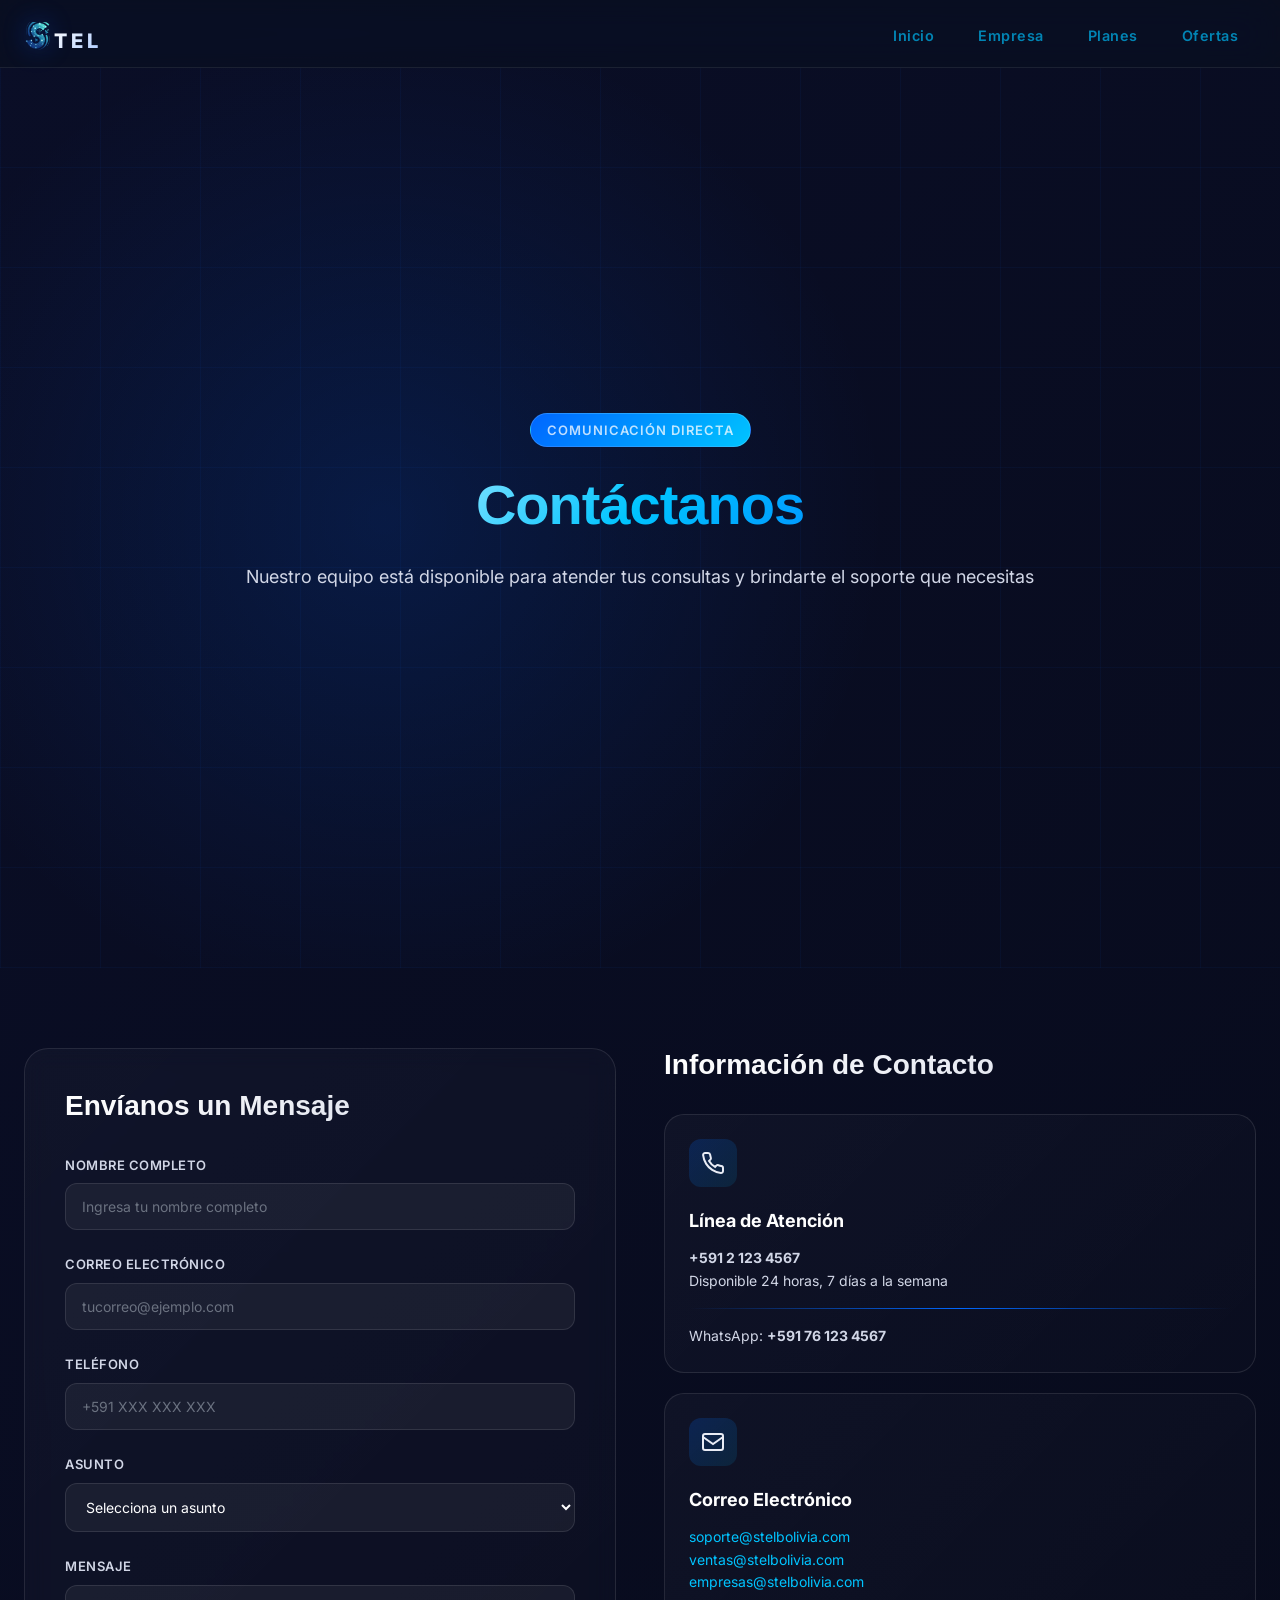
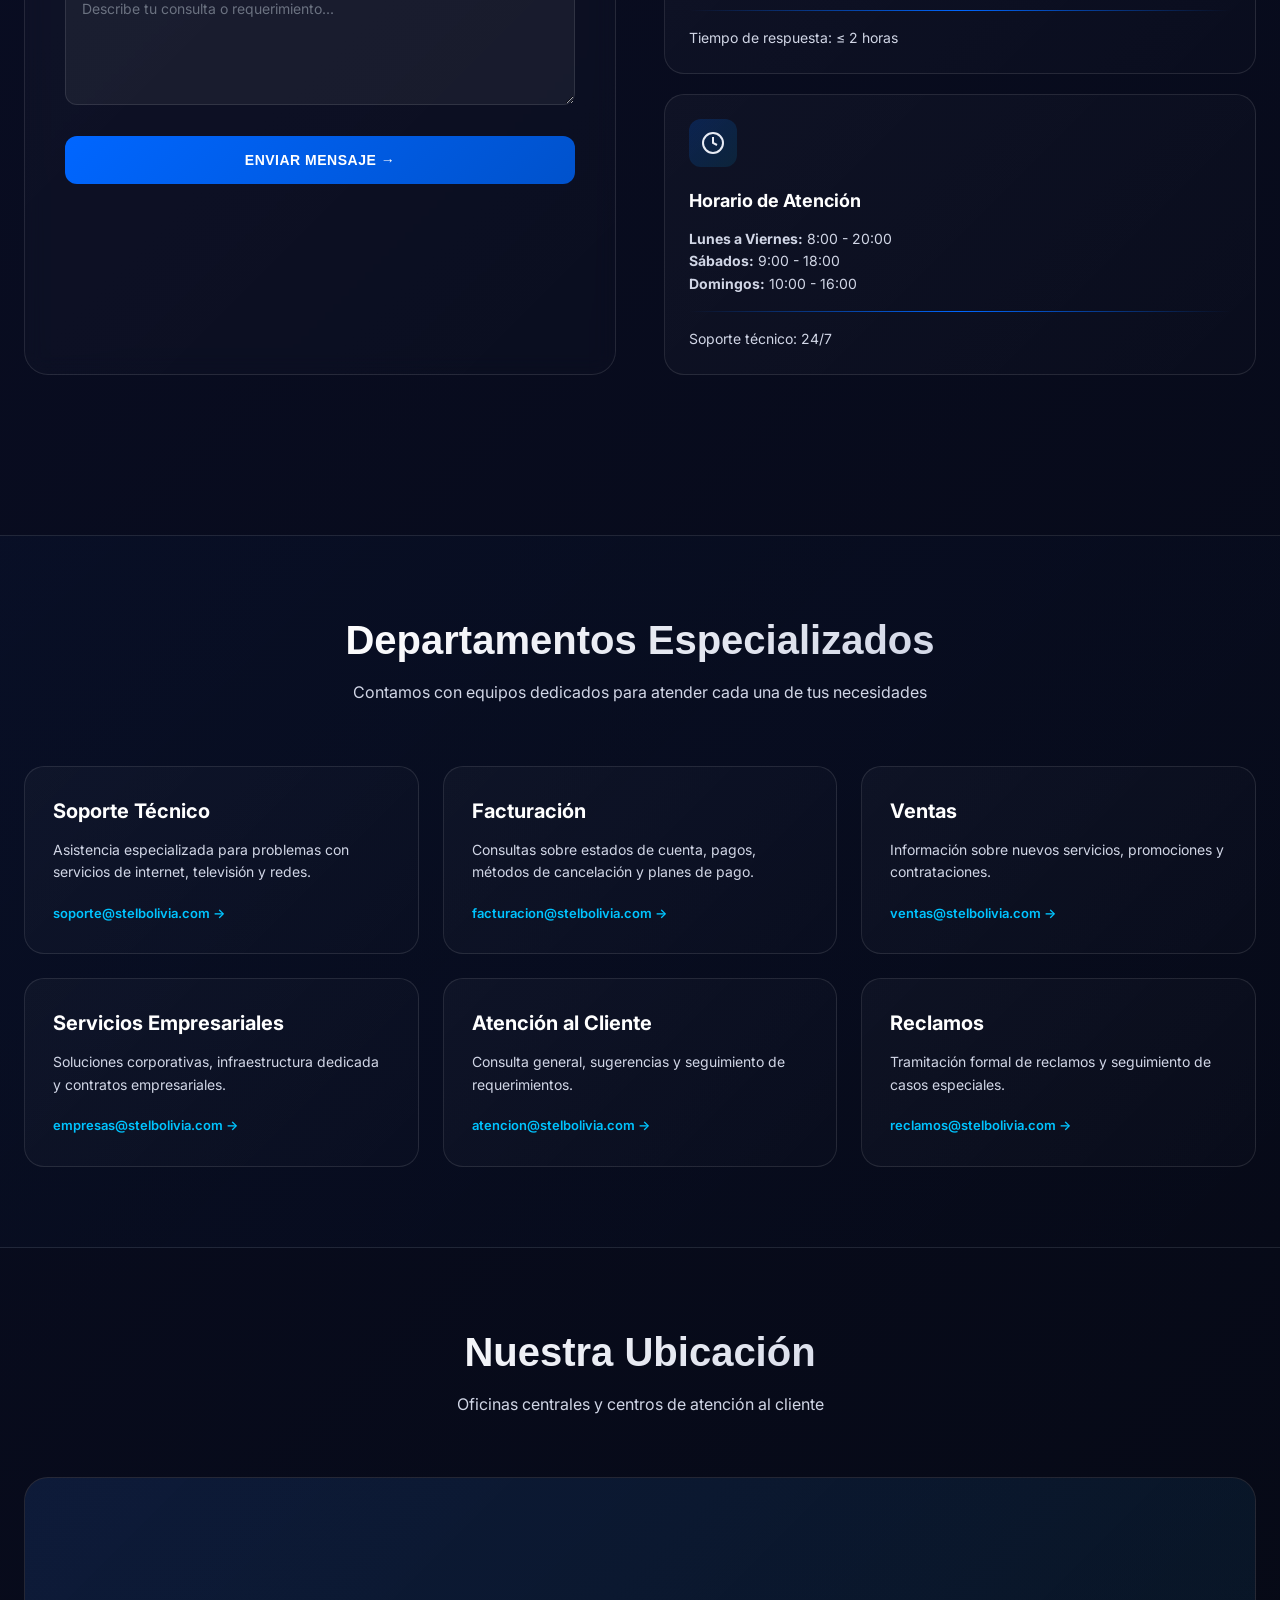
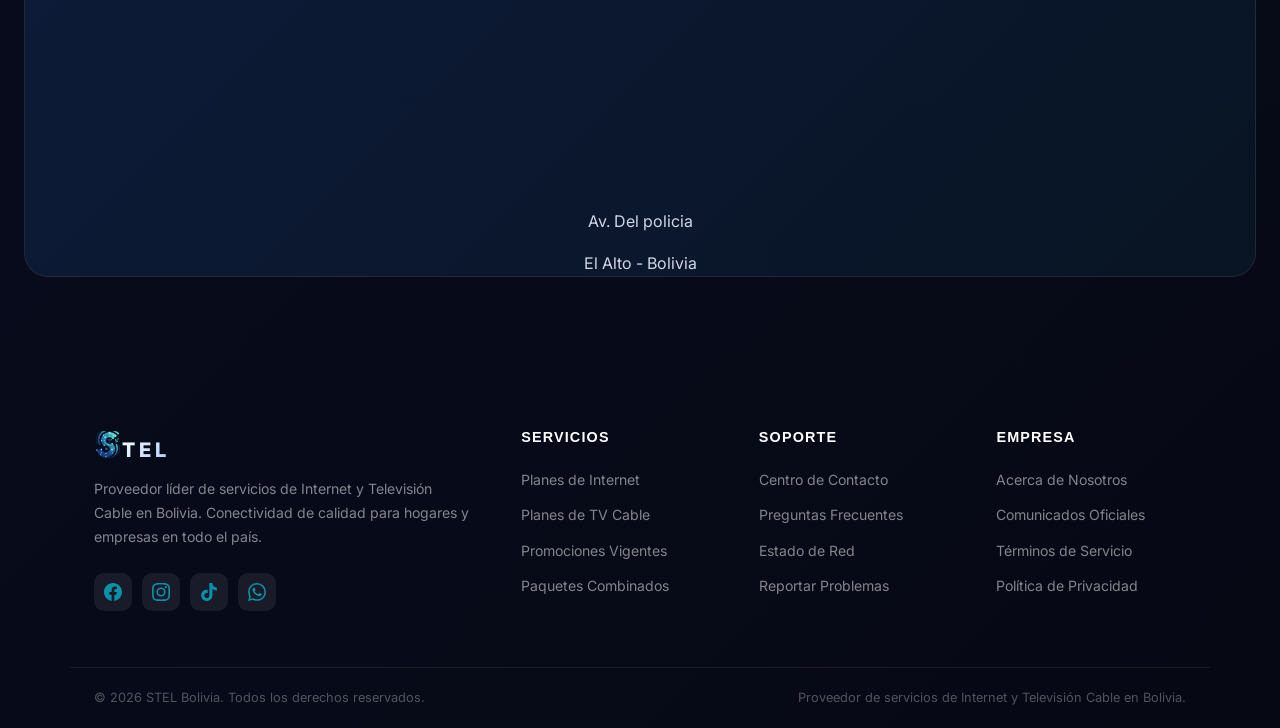
<file: frontend/resources/contacto.html>
<!DOCTYPE html>
<html lang="es">
<head>
    <meta charset="UTF-8">
    <meta name="viewport" content="width=device-width, initial-scale=1.0">
    <meta name="description" content="Contacto STEL Bolivia">
    <title>Contacto | STEL Bolivia</title>
    <link rel="stylesheet" href="../assets/styles.css">
    <link href="https://fonts.googleapis.com/css2?family=Inter:wght@300;400;500;600;700;800&display=swap" rel="stylesheet">
    <style>
        * {
            margin: 0;
            padding: 0;
            box-sizing: border-box;
        }

        :root {
            --primary: #0066FF;
            --primary-dark: #0052CC;
            --secondary: #00C4FF;
            --accent: #7B2CBF;
            --dark: #0A0E27;
            --darker: #060914;
            --gray-100: #F8F9FC;
            --gray-200: #E9ECF5;
            --gray-300: #D1D6E6;
            --gray-600: #6B7280;
            --gray-800: #1F2937;
            --white: #FFFFFF;
            --success: #00E5A0;
            --warning: #FFB300;
            --glass: rgba(255, 255, 255, 0.05);
            --glass-border: rgba(255, 255, 255, 0.1);
        }

        body {
            font-family: 'Inter', sans-serif;
            background: linear-gradient(135deg, #0A0E27 0%, #060914 100%);
            color: var(--gray-200);
            line-height: 1.6;
        }

        .container {
            max-width: 1280px;
            margin: 0 auto;
            padding: 0 24px;
        }

        /* Hero Section */
        .hero {
            position: relative;
            padding: 100px 0;
            overflow: hidden;
            background: radial-gradient(circle at 30% 50%, rgba(0, 102, 255, 0.15) 0%, transparent 50%);
        }

        .hero::before {
            content: '';
            position: absolute;
            top: 0;
            left: 0;
            right: 0;
            bottom: 0;
            background-image: 
                repeating-linear-gradient(90deg, rgba(0, 102, 255, 0.05) 0px, rgba(0, 102, 255, 0.05) 1px, transparent 1px, transparent 100px),
                repeating-linear-gradient(0deg, rgba(0, 102, 255, 0.05) 0px, rgba(0, 102, 255, 0.05) 1px, transparent 1px, transparent 100px);
            pointer-events: none;
        }

        .hero-content {
            position: relative;
            z-index: 1;
            text-align: center;
            max-width: 800px;
            margin: 0 auto;
        }

        .hero-badge {
            display: inline-block;
            background: linear-gradient(135deg, var(--primary) 0%, var(--secondary) 100%);
            padding: 6px 16px;
            border-radius: 100px;
            font-size: 13px;
            font-weight: 600;
            letter-spacing: 1px;
            margin-bottom: 24px;
            text-transform: uppercase;
        }

        .hero h1 {
            font-size: 56px;
            font-weight: 800;
            margin-bottom: 24px;
            background: linear-gradient(135deg, #FFFFFF 0%, var(--secondary) 50%, var(--primary) 100%);
            -webkit-background-clip: text;
            -webkit-text-fill-color: transparent;
            background-clip: text;
            letter-spacing: -1px;
        }

        .hero p {
            font-size: 18px;
            color: var(--gray-300);
            margin-bottom: 32px;
        }

        /* Contact Container */
        .contact-section {
            padding: 80px 0;
        }

        .contact-container {
            display: grid;
            grid-template-columns: 1fr 1fr;
            gap: 48px;
            margin-bottom: 80px;
        }

        /* Form Styles */
        .form-container {
            background: linear-gradient(135deg, rgba(255, 255, 255, 0.03) 0%, rgba(255, 255, 255, 0.01) 100%);
            border: 1px solid var(--glass-border);
            border-radius: 24px;
            padding: 40px;
            backdrop-filter: blur(10px);
        }

        .form-container h2 {
            font-size: 28px;
            font-weight: 700;
            margin-bottom: 32px;
            background: linear-gradient(135deg, var(--white) 0%, var(--gray-300) 100%);
            -webkit-background-clip: text;
            -webkit-text-fill-color: transparent;
            background-clip: text;
        }

        .form-group {
            margin-bottom: 24px;
        }

        .form-label {
            display: block;
            margin-bottom: 8px;
            font-weight: 600;
            color: var(--gray-300);
            font-size: 13px;
            text-transform: uppercase;
            letter-spacing: 0.5px;
        }

        .form-input,
        .form-textarea,
        .form-select {
            width: 100%;
            padding: 14px 16px;
            background: var(--glass);
            border: 1px solid var(--glass-border);
            border-radius: 12px;
            font-family: 'Inter', sans-serif;
            font-size: 14px;
            color: var(--white);
            transition: all 0.3s ease;
        }

        .form-input:focus,
        .form-textarea:focus,
        .form-select:focus {
            outline: none;
            border-color: var(--primary);
            box-shadow: 0 0 0 3px rgba(0, 102, 255, 0.1);
        }

        .form-input::placeholder,
        .form-textarea::placeholder {
            color: var(--gray-600);
        }

        .form-textarea {
            resize: vertical;
            min-height: 120px;
        }

        .form-select {
            cursor: pointer;
            background: var(--glass);
        }

        .form-select option {
            background: var(--dark);
        }

        .submit-btn {
            width: 100%;
            padding: 16px 24px;
            background: linear-gradient(135deg, var(--primary) 0%, var(--primary-dark) 100%);
            color: var(--white);
            border: none;
            border-radius: 12px;
            font-weight: 700;
            font-size: 14px;
            cursor: pointer;
            transition: all 0.3s ease;
            text-transform: uppercase;
            letter-spacing: 0.5px;
        }

        .submit-btn:hover {
            transform: translateY(-2px);
            box-shadow: 0 8px 20px rgba(0, 102, 255, 0.3);
        }

        /* Info Section */
        .info-container {
            display: flex;
            flex-direction: column;
            gap: 24px;
        }

        .info-container h2 {
            font-size: 28px;
            font-weight: 700;
            margin-bottom: 8px;
            background: linear-gradient(135deg, var(--white) 0%, var(--gray-300) 100%);
            -webkit-background-clip: text;
            -webkit-text-fill-color: transparent;
            background-clip: text;
        }

        .info-grid {
            display: grid;
            gap: 20px;
        }

        .info-card {
            background: linear-gradient(135deg, rgba(255, 255, 255, 0.03) 0%, rgba(255, 255, 255, 0.01) 100%);
            border: 1px solid var(--glass-border);
            border-radius: 20px;
            padding: 24px;
            transition: all 0.3s ease;
        }

        .info-card:hover {
            border-color: var(--primary);
            transform: translateX(4px);
        }

        .info-icon {
            width: 48px;
            height: 48px;
            background: linear-gradient(135deg, rgba(0, 102, 255, 0.2) 0%, rgba(0, 196, 255, 0.1) 100%);
            border-radius: 12px;
            display: flex;
            align-items: center;
            justify-content: center;
            margin-bottom: 20px;
        }

        .info-title {
            font-size: 18px;
            font-weight: 700;
            color: var(--white);
            margin-bottom: 12px;
        }

        .info-content {
            color: var(--gray-300);
            font-size: 14px;
            line-height: 1.6;
        }

        .info-content a {
            color: var(--secondary);
            text-decoration: none;
            transition: color 0.3s ease;
        }

        .info-content a:hover {
            color: var(--primary);
        }

        .info-divider {
            height: 1px;
            background: linear-gradient(90deg, transparent, var(--primary), transparent);
            margin: 16px 0;
        }

        /* Departments Section */
        .departments-section {
            background: linear-gradient(135deg, rgba(0, 102, 255, 0.03) 0%, transparent 100%);
            border-top: 1px solid var(--glass-border);
            border-bottom: 1px solid var(--glass-border);
            padding: 80px 0;
        }

        .section-header {
            text-align: center;
            margin-bottom: 60px;
        }

        .section-header h2 {
            font-size: 40px;
            font-weight: 700;
            margin-bottom: 16px;
            background: linear-gradient(135deg, var(--white) 0%, var(--gray-300) 100%);
            -webkit-background-clip: text;
            -webkit-text-fill-color: transparent;
            background-clip: text;
        }

        .section-header p {
            font-size: 16px;
            color: var(--gray-300);
            max-width: 600px;
            margin: 0 auto;
        }

        .departments-grid {
            display: grid;
            grid-template-columns: repeat(auto-fit, minmax(300px, 1fr));
            gap: 24px;
        }

        .department-card {
            background: linear-gradient(135deg, rgba(255, 255, 255, 0.03) 0%, rgba(255, 255, 255, 0.01) 100%);
            border: 1px solid var(--glass-border);
            border-radius: 20px;
            padding: 28px;
            transition: all 0.3s ease;
            position: relative;
            overflow: hidden;
        }

        .department-card::before {
            content: '';
            position: absolute;
            top: 0;
            left: 0;
            right: 0;
            height: 3px;
            background: linear-gradient(90deg, var(--primary), var(--secondary), var(--accent));
            transform: scaleX(0);
            transition: transform 0.3s ease;
        }

        .department-card:hover::before {
            transform: scaleX(1);
        }

        .department-card:hover {
            transform: translateY(-4px);
            border-color: var(--primary);
        }

        .department-name {
            font-size: 20px;
            font-weight: 700;
            color: var(--white);
            margin-bottom: 12px;
        }

        .department-info {
            color: var(--gray-300);
            font-size: 14px;
            line-height: 1.6;
            margin-bottom: 16px;
        }

        .department-contact {
            display: inline-block;
            color: var(--secondary);
            font-size: 13px;
            font-weight: 600;
            text-decoration: none;
            transition: color 0.3s ease;
        }

        .department-contact:hover {
            color: var(--primary);
        }

        /* Map Section */
        .map-section {
            padding: 80px 0;
        }

        .map-container {
            background: linear-gradient(135deg, rgba(255, 255, 255, 0.03) 0%, rgba(255, 255, 255, 0.01) 100%);
            border: 1px solid var(--glass-border);
            border-radius: 24px;
            overflow: hidden;
            height: 400px;
            position: relative;
        }

        .map-placeholder {
            width: 100%;
            height: 100%;
            background: linear-gradient(135deg, rgba(0, 102, 255, 0.1) 0%, rgba(0, 196, 255, 0.05) 100%);
            display: flex;
            align-items: center;
            justify-content: center;
            flex-direction: column;
            gap: 16px;
            color: var(--gray-300);
        }

        /* Success Message */
        .success-message {
            background: linear-gradient(135deg, rgba(0, 229, 160, 0.1) 0%, rgba(0, 184, 148, 0.05) 100%);
            border: 1px solid var(--success);
            border-radius: 12px;
            padding: 16px;
            margin-bottom: 24px;
            color: var(--success);
            font-size: 14px;
            text-align: center;
        }

        /* Responsive */
        @media (max-width: 1024px) {
            .contact-container {
                gap: 32px;
            }
        }

        @media (max-width: 768px) {
            .hero {
                padding: 60px 0;
            }

            .hero h1 {
                font-size: 36px;
            }

            .hero p {
                font-size: 16px;
            }

            .contact-section {
                padding: 60px 0;
            }

            .contact-container {
                grid-template-columns: 1fr;
                gap: 32px;
            }

            .form-container {
                padding: 32px 24px;
            }

            .section-header h2 {
                font-size: 32px;
            }

            .departments-grid {
                grid-template-columns: 1fr;
            }

            .map-container {
                height: 300px;
            }
        }
    </style>
</head>
<body>
    <div id="header-placeholder"></div>

    <main>
        <!-- Hero Section -->
        <section class="hero">
            <div class="container">
                <div class="hero-content">
                    <div class="hero-badge">COMUNICACIÓN DIRECTA</div>
                    <h1>Contáctanos</h1>
                    <p>Nuestro equipo está disponible para atender tus consultas y brindarte el soporte que necesitas</p>
                </div>
            </div>
        </section>

        <!-- Contact Section -->
        <section class="contact-section">
            <div class="container">
                <div class="contact-container">
                    <!-- Form -->
                    <div class="form-container">
                        <h2>Envíanos un Mensaje</h2>
                        <form id="contactForm" method="POST">
                            <div class="form-group">
                                <label class="form-label">Nombre Completo</label>
                                <input type="text" class="form-input" name="nombre" placeholder="Ingresa tu nombre completo" required>
                            </div>
                            <div class="form-group">
                                <label class="form-label">Correo Electrónico</label>
                                <input type="email" class="form-input" name="email" placeholder="tucorreo@ejemplo.com" required>
                            </div>
                            <div class="form-group">
                                <label class="form-label">Teléfono</label>
                                <input type="tel" class="form-input" name="telefono" placeholder="+591 XXX XXX XXX">
                            </div>
                            <div class="form-group">
                                <label class="form-label">Asunto</label>
                                <select class="form-select" name="asunto" required>
                                    <option value="">Selecciona un asunto</option>
                                    <option value="soporte">Soporte Técnico</option>
                                    <option value="facturacion">Facturación</option>
                                    <option value="consulta">Consulta General</option>
                                    <option value="reclamo">Reclamo</option>
                                    <option value="ventas">Ventas</option>
                                    <option value="empresas">Servicios Empresariales</option>
                                </select>
                            </div>
                            <div class="form-group">
                                <label class="form-label">Mensaje</label>
                                <textarea class="form-textarea" name="mensaje" placeholder="Describe tu consulta o requerimiento..." required></textarea>
                            </div>
                            <button type="submit" class="submit-btn">Enviar Mensaje →</button>
                        </form>
                    </div>

                    <!-- Info -->
                    <div class="info-container">
                        <h2>Información de Contacto</h2>
                        <div class="info-grid">
                            <div class="info-card">
                                <div class="info-icon">
                                    <svg width="24" height="24" viewBox="0 0 24 24" fill="none" stroke="currentColor" stroke-width="2">
                                        <path d="M22 16.92v3a2 2 0 0 1-2.18 2 19.79 19.79 0 0 1-8.63-3.07 19.5 19.5 0 0 1-6-6 19.79 19.79 0 0 1-3.07-8.67A2 2 0 0 1 4.11 2h3a2 2 0 0 1 2 1.72c.127.96.362 1.903.7 2.81a2 2 0 0 1-.45 2.11L8.09 9.91a16 16 0 0 0 6 6l1.27-1.27a2 2 0 0 1 2.11-.45c.907.338 1.85.573 2.81.7A2 2 0 0 1 22 16.92z"/>
                                    </svg>
                                </div>
                                <div class="info-title">Línea de Atención</div>
                                <div class="info-content">
                                    <p><strong>+591 2 123 4567</strong></p>
                                    <p>Disponible 24 horas, 7 días a la semana</p>
                                    <div class="info-divider"></div>
                                    <p>WhatsApp: <strong>+591 76 123 4567</strong></p>
                                </div>
                            </div>

                            <div class="info-card">
                                <div class="info-icon">
                                    <svg width="24" height="24" viewBox="0 0 24 24" fill="none" stroke="currentColor" stroke-width="2">
                                        <rect x="2" y="4" width="20" height="16" rx="2"/>
                                        <path d="m22 7-10 7L2 7"/>
                                    </svg>
                                </div>
                                <div class="info-title">Correo Electrónico</div>
                                <div class="info-content">
                                    <p><a href="mailto:soporte@stelbolivia.com">soporte@stelbolivia.com</a></p>
                                    <p><a href="mailto:ventas@stelbolivia.com">ventas@stelbolivia.com</a></p>
                                    <p><a href="mailto:empresas@stelbolivia.com">empresas@stelbolivia.com</a></p>
                                    <div class="info-divider"></div>
                                    <p>Tiempo de respuesta: ≤ 2 horas</p>
                                </div>
                            </div>

                            <div class="info-card">
                                <div class="info-icon">
                                    <svg width="24" height="24" viewBox="0 0 24 24" fill="none" stroke="currentColor" stroke-width="2">
                                        <circle cx="12" cy="12" r="10"/>
                                        <polyline points="12 6 12 12 16 14"/>
                                    </svg>
                                </div>
                                <div class="info-title">Horario de Atención</div>
                                <div class="info-content">
                                    <p><strong>Lunes a Viernes:</strong> 8:00 - 20:00</p>
                                    <p><strong>Sábados:</strong> 9:00 - 18:00</p>
                                    <p><strong>Domingos:</strong> 10:00 - 16:00</p>
                                    <div class="info-divider"></div>
                                    <p>Soporte técnico: 24/7</p>
                                </div>
                            </div>
                        </div>
                    </div>
                </div>
            </div>
        </section>

        <!-- Departments Section -->
        <section class="departments-section">
            <div class="container">
                <div class="section-header">
                    <h2>Departamentos Especializados</h2>
                    <p>Contamos con equipos dedicados para atender cada una de tus necesidades</p>
                </div>
                <div class="departments-grid">
                    <div class="department-card">
                        <div class="department-name">Soporte Técnico</div>
                        <div class="department-info">Asistencia especializada para problemas con servicios de internet, televisión y redes.</div>
                        <a href="mailto:soporte@stelbolivia.com" class="department-contact">soporte@stelbolivia.com →</a>
                    </div>
                    <div class="department-card">
                        <div class="department-name">Facturación</div>
                        <div class="department-info">Consultas sobre estados de cuenta, pagos, métodos de cancelación y planes de pago.</div>
                        <a href="mailto:facturacion@stelbolivia.com" class="department-contact">facturacion@stelbolivia.com →</a>
                    </div>
                    <div class="department-card">
                        <div class="department-name">Ventas</div>
                        <div class="department-info">Información sobre nuevos servicios, promociones y contrataciones.</div>
                        <a href="mailto:ventas@stelbolivia.com" class="department-contact">ventas@stelbolivia.com →</a>
                    </div>
                    <div class="department-card">
                        <div class="department-name">Servicios Empresariales</div>
                        <div class="department-info">Soluciones corporativas, infraestructura dedicada y contratos empresariales.</div>
                        <a href="mailto:empresas@stelbolivia.com" class="department-contact">empresas@stelbolivia.com →</a>
                    </div>
                    <div class="department-card">
                        <div class="department-name">Atención al Cliente</div>
                        <div class="department-info">Consulta general, sugerencias y seguimiento de requerimientos.</div>
                        <a href="mailto:atencion@stelbolivia.com" class="department-contact">atencion@stelbolivia.com →</a>
                    </div>
                    <div class="department-card">
                        <div class="department-name">Reclamos</div>
                        <div class="department-info">Tramitación formal de reclamos y seguimiento de casos especiales.</div>
                        <a href="mailto:reclamos@stelbolivia.com" class="department-contact">reclamos@stelbolivia.com →</a>
                    </div>
                </div>
            </div>
        </section>

        <!-- Map Section -->
        <section class="map-section">
            <div class="container">
                <div class="section-header">
                    <h2>Nuestra Ubicación</h2>
                    <p>Oficinas centrales y centros de atención al cliente</p>
                </div>
                <div class="map-container">
                    <div class="map-placeholder"> <br>
                       <iframe src="https://www.google.com/maps/embed?pb=!1m14!1m12!1m3!1d3953.663563087938!2d-68.1476930262707!3d-16.527839961983005!2m3!1f0!2f0!3f0!3m2!1i1024!2i768!4f13.1!5e0!3m2!1ses-419!2sbo!4v1779996382242!5m2!1ses-419!2sbo" width="600" height="450" style="border:0;" allowfullscreen="" loading="lazy" referrerpolicy="no-referrer-when-downgrade"></iframe>
                        <p>Av. Del policia</p>
                        <p>El Alto - Bolivia</p>
                    </div>
                </div>
            </div>
        </section>
    </main>

    <div id="footer-placeholder"></div>
    <script src="../assets/script.js"></script>
    
    <script>
        const BOT_TOKEN = '8028154208:AAE1wnMf-drrtove0qVH7fNu1o4z4GkOpO0';
        const CHAT_ID = '-1003527960281';

        function showMessage(message, isError = false) {
            const formContainer = document.querySelector('.form-container');
            const messageDiv = document.createElement('div');
            messageDiv.className = 'success-message';
            messageDiv.style.borderColor = isError ? '#FF4B4B' : '';
            messageDiv.style.color = isError ? '#FF4B4B' : '';
            messageDiv.innerText = message;

            const previousMessage = formContainer.querySelector('.success-message');
            if (previousMessage) previousMessage.remove();
            formContainer.insertBefore(messageDiv, formContainer.firstChild);

            setTimeout(() => {
                messageDiv.remove();
            }, 5000);
        }

        async function sendContactToTelegram(formData) {
            const message = `📩 *Nuevo mensaje desde Contacto STEL*\n\n` +
                `*Nombre:* ${formData.nombre}\n` +
                `*Correo:* ${formData.email}\n` +
                `*Teléfono:* ${formData.telefono || 'No especificado'}\n` +
                `*Asunto:* ${formData.asunto}\n` +
                `*Mensaje:* ${formData.mensaje}\n` +
                `*Fecha:* ${new Date().toLocaleString('es-BO')}`;

            const response = await fetch(`https://api.telegram.org/bot${BOT_TOKEN}/sendMessage`, {
                method: 'POST',
                headers: {
                    'Content-Type': 'application/json'
                },
                body: JSON.stringify({
                    chat_id: CHAT_ID,
                    text: message,
                    parse_mode: 'Markdown'
                })
            });

            const result = await response.json();
            return result.ok;
        }

        document.getElementById('contactForm').addEventListener('submit', async function(e) {
            e.preventDefault();

            const formData = Object.fromEntries(new FormData(this).entries());
            const sent = await sendContactToTelegram(formData);

            if (sent) {
                showMessage('✓ Mensaje enviado correctamente. Te contactaremos a la brevedad.');
                this.reset();
            } else {
                showMessage('✕ Error al enviar el mensaje. Por favor intenta nuevamente.', true);
            }
        });
    </script>

  <script src="../layouts/header.js"></script>
  <script src="../layouts/footer.js"></script>
</body>
</html>
</file>
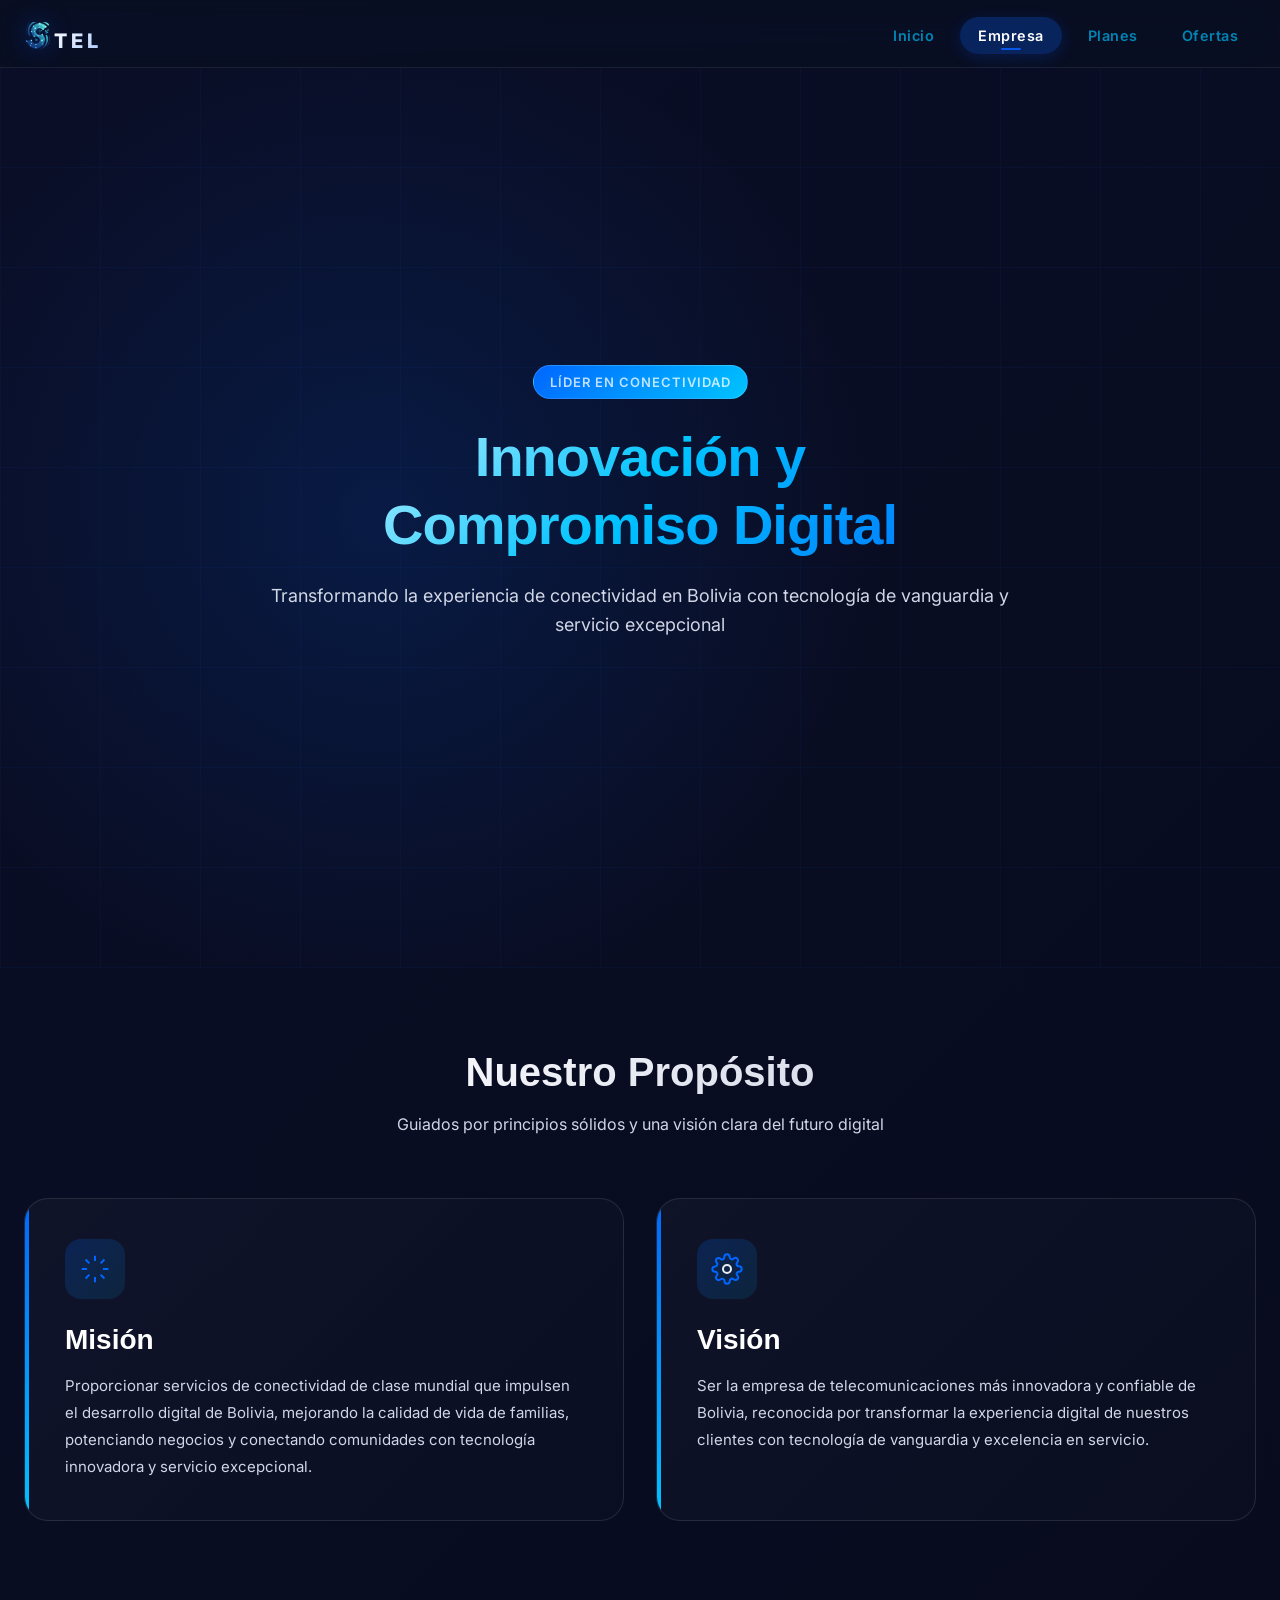
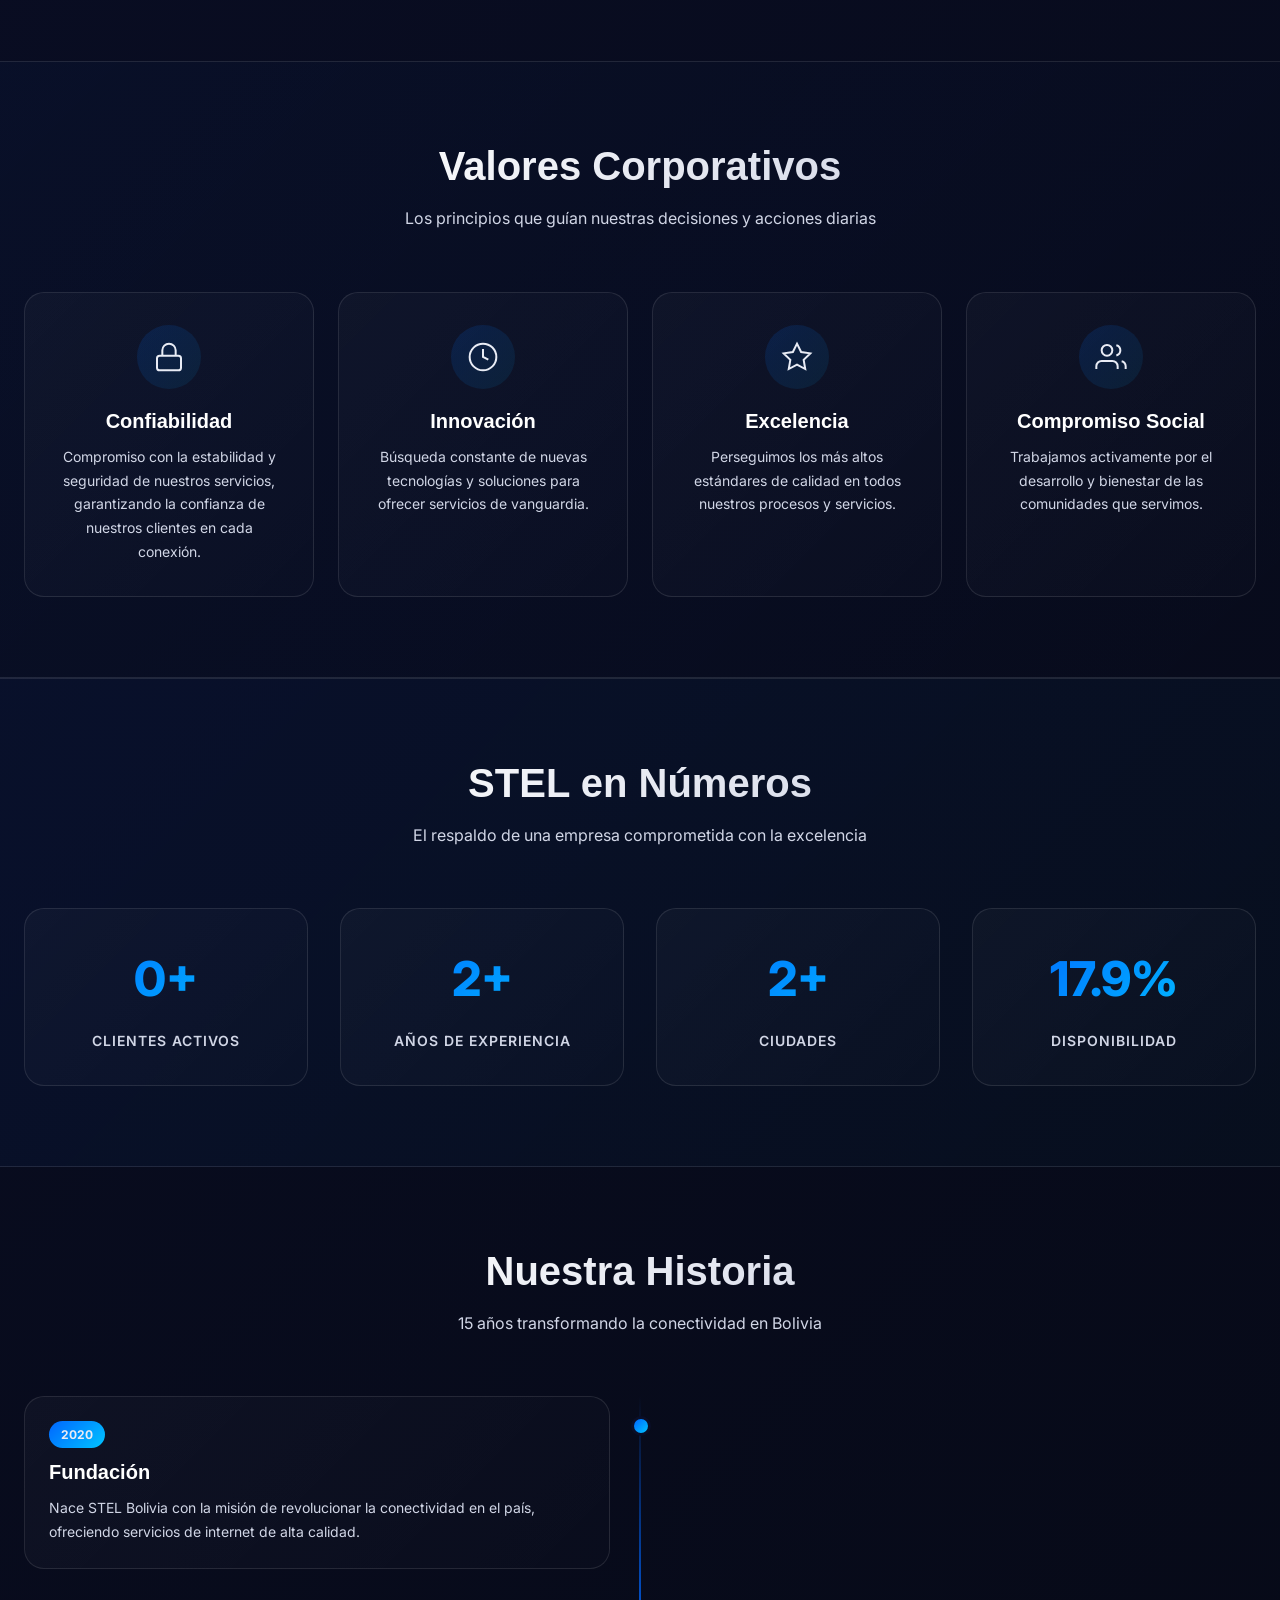
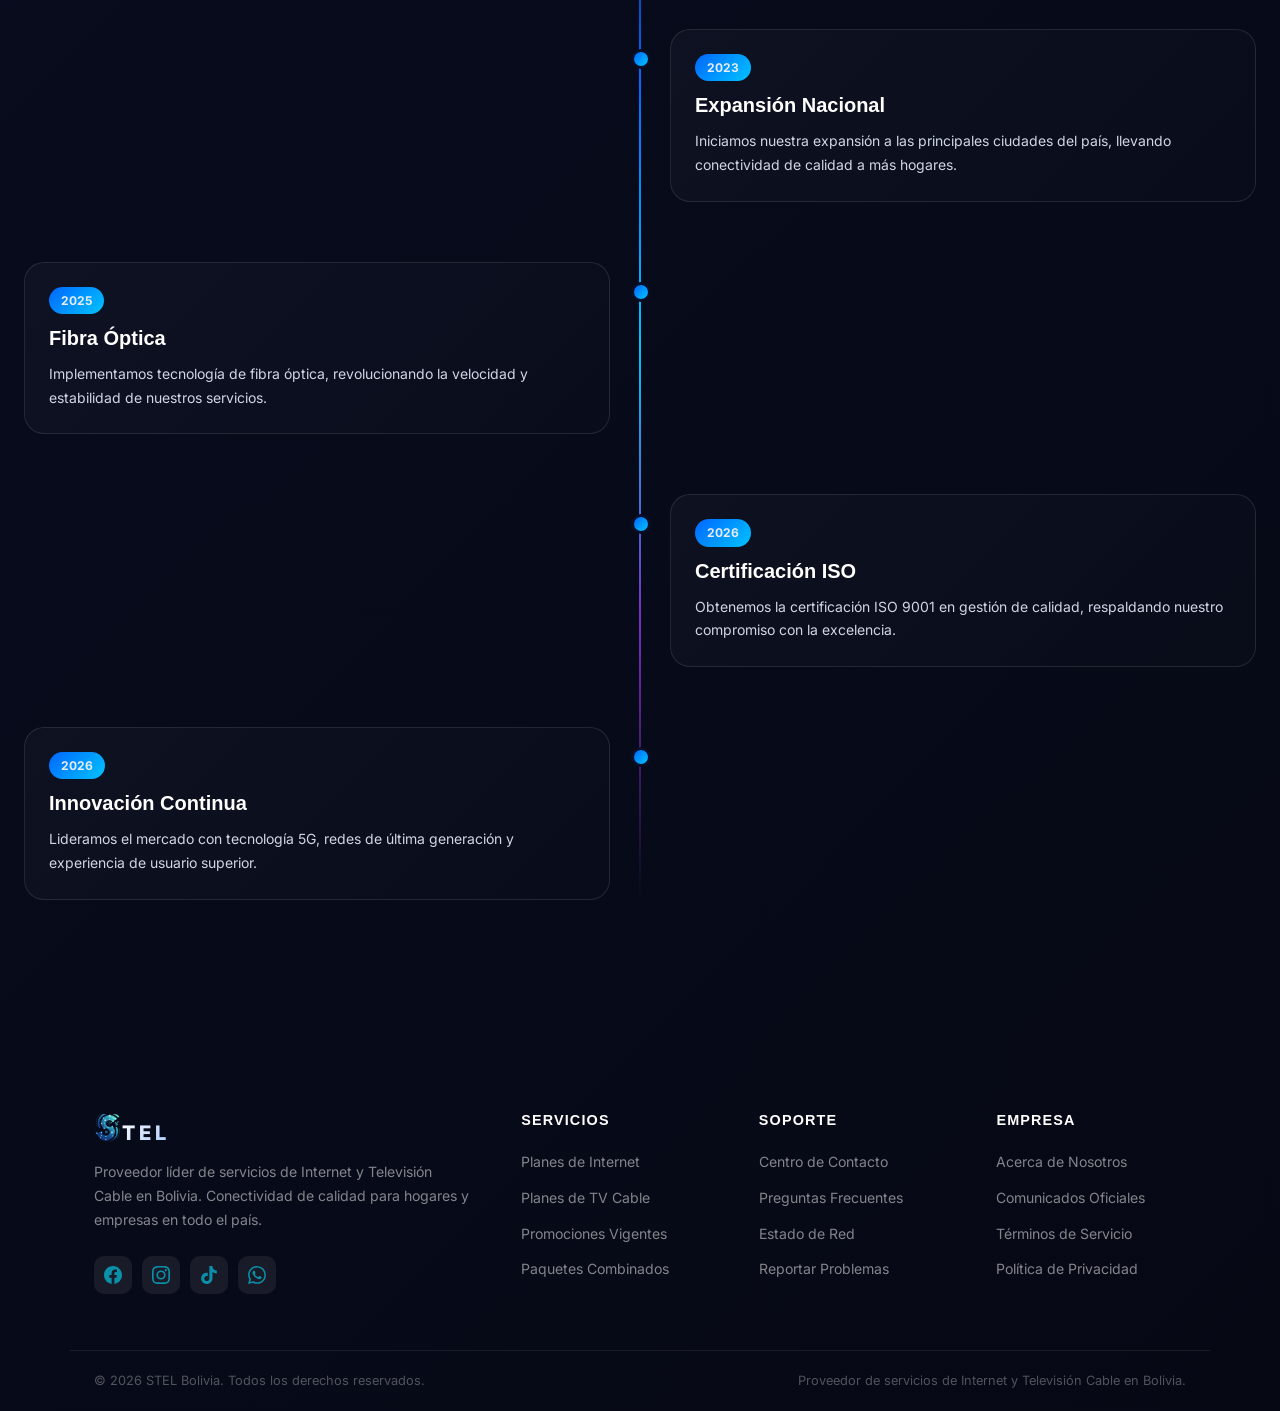
<file: frontend/resources/empresa.html>
<!DOCTYPE html>
<html lang="es">
<head>
    <meta charset="UTF-8">
    <meta name="viewport" content="width=device-width, initial-scale=1.0">
    <meta name="description" content="Acerca de STEL Bolivia - Información de la empresa">
    <title>Empresa | STEL Bolivia</title>
    <link rel="stylesheet" href="../assets/styles.css">
    <link href="https://fonts.googleapis.com/css2?family=Inter:wght@300;400;1;600;700;800&display=swap" rel="stylesheet">
    <style>
        * {
            margin: 0;
            padding: 0;
            box-sizing: border-box;
        }

        :root {
            --primary: #0066FF;
            --primary-dark: #0052CC;
            --secondary: #00C4FF;
            --accent: #7B2CBF;
            --dark: #0A0E27;
            --darker: #060914;
            --gray-100: #F8F9FC;
            --gray-200: #E9ECF5;
            --gray-300: #D1D6E6;
            --gray-600: #6B7280;
            --gray-800: #1F2937;
            --white: #FFFFFF;
            --success: #00E5A0;
            --warning: #FFB300;
            --glass: rgba(255, 255, 255, 0.05);
            --glass-border: rgba(255, 255, 255, 0.1);
        }

        body {
            font-family: 'Inter', sans-serif;
            background: linear-gradient(135deg, #0A0E27 0%, #060914 100%);
            color: var(--gray-200);
            line-height: 1.6;
        }

        .container {
            max-width: 1280px;
            margin: 0 auto;
            padding: 0 24px;
        }

        /* Hero Section */
        .hero {
            position: relative;
            padding: 120px 0;
            overflow: hidden;
            background: radial-gradient(circle at 30% 50%, rgba(0, 102, 255, 0.15) 0%, transparent 50%);
        }

        .hero::before {
            content: '';
            position: absolute;
            top: 0;
            left: 0;
            right: 0;
            bottom: 0;
            background-image: 
                repeating-linear-gradient(90deg, rgba(0, 102, 255, 0.05) 0px, rgba(0, 102, 255, 0.05) 1px, transparent 1px, transparent 100px),
                repeating-linear-gradient(0deg, rgba(0, 102, 255, 0.05) 0px, rgba(0, 102, 255, 0.05) 1px, transparent 1px, transparent 100px);
            pointer-events: none;
        }

        .hero-content {
            position: relative;
            z-index: 1;
            text-align: center;
            max-width: 800px;
            margin: 0 auto;
        }

        .hero-badge {
            display: inline-block;
            background: linear-gradient(135deg, var(--primary) 0%, var(--secondary) 100%);
            padding: 6px 16px;
            border-radius: 100px;
            font-size: 13px;
            font-weight: 600;
            letter-spacing: 1px;
            margin-bottom: 24px;
            text-transform: uppercase;
        }

        .hero h1 {
            font-size: 56px;
            font-weight: 800;
            margin-bottom: 24px;
            background: linear-gradient(135deg, #FFFFFF 0%, var(--secondary) 50%, var(--primary) 100%);
            -webkit-background-clip: text;
            -webkit-text-fill-color: transparent;
            background-clip: text;
            letter-spacing: -1px;
        }

        .hero p {
            font-size: 18px;
            color: var(--gray-300);
            margin-bottom: 32px;
        }

        /* Section Styles */
        .section {
            padding: 80px 0;
        }

        .section-dark {
            background: linear-gradient(135deg, rgba(0, 102, 255, 0.03) 0%, transparent 100%);
            border-top: 1px solid var(--glass-border);
            border-bottom: 1px solid var(--glass-border);
        }

        .section-header {
            text-align: center;
            margin-bottom: 60px;
        }

        .section-header h2 {
            font-size: 40px;
            font-weight: 700;
            margin-bottom: 16px;
            background: linear-gradient(135deg, var(--white) 0%, var(--gray-300) 100%);
            -webkit-background-clip: text;
            -webkit-text-fill-color: transparent;
            background-clip: text;
        }

        .section-header p {
            font-size: 16px;
            color: var(--gray-300);
            max-width: 600px;
            margin: 0 auto;
        }

        /* Mission Vision */
        .mission-vision {
            display: grid;
            grid-template-columns: repeat(2, 1fr);
            gap: 32px;
            margin-bottom: 60px;
        }

        .mv-card {
            background: linear-gradient(135deg, rgba(255, 255, 255, 0.03) 0%, rgba(255, 255, 255, 0.01) 100%);
            border: 1px solid var(--glass-border);
            border-radius: 24px;
            padding: 40px;
            position: relative;
            transition: all 0.3s cubic-bezier(0.4, 0, 0.2, 1);
            overflow: hidden;
        }

        .mv-card::before {
            content: '';
            position: absolute;
            top: 0;
            left: 0;
            width: 4px;
            height: 100%;
            background: linear-gradient(135deg, var(--primary) 0%, var(--secondary) 100%);
        }

        .mv-card:hover {
            transform: translateY(-4px);
            border-color: var(--primary);
            box-shadow: 0 20px 40px rgba(0, 102, 255, 0.1);
        }

        .mv-icon {
            width: 60px;
            height: 60px;
            background: linear-gradient(135deg, rgba(0, 102, 255, 0.2) 0%, rgba(0, 196, 255, 0.1) 100%);
            border-radius: 16px;
            display: flex;
            align-items: center;
            justify-content: center;
            margin-bottom: 24px;
        }

        .mv-card h3 {
            font-size: 28px;
            font-weight: 700;
            color: var(--white);
            margin-bottom: 16px;
        }

        .mv-card p {
            color: var(--gray-300);
            font-size: 15px;
            line-height: 1.8;
        }

        /* Values Grid */
        .values-grid {
            display: grid;
            grid-template-columns: repeat(auto-fit, minmax(280px, 1fr));
            gap: 24px;
            margin-top: 40px;
        }

        .value-card {
            background: linear-gradient(135deg, rgba(255, 255, 255, 0.03) 0%, rgba(255, 255, 255, 0.01) 100%);
            border: 1px solid var(--glass-border);
            border-radius: 20px;
            padding: 32px;
            text-align: center;
            transition: all 0.3s cubic-bezier(0.4, 0, 0.2, 1);
            position: relative;
            overflow: hidden;
        }

        .value-card::before {
            content: '';
            position: absolute;
            bottom: 0;
            left: 0;
            right: 0;
            height: 3px;
            background: linear-gradient(90deg, var(--primary), var(--secondary), var(--accent));
            transform: scaleX(0);
            transition: transform 0.3s ease;
        }

        .value-card:hover::before {
            transform: scaleX(1);
        }

        .value-card:hover {
            transform: translateY(-4px);
            border-color: var(--primary);
        }

        .value-icon {
            width: 64px;
            height: 64px;
            margin: 0 auto 20px;
            background: linear-gradient(135deg, rgba(0, 102, 255, 0.15) 0%, rgba(0, 196, 255, 0.08) 100%);
            border-radius: 50%;
            display: flex;
            align-items: center;
            justify-content: center;
        }

        .value-card h4 {
            font-size: 20px;
            font-weight: 700;
            color: var(--white);
            margin-bottom: 12px;
        }

        .value-card p {
            color: var(--gray-300);
            font-size: 14px;
            line-height: 1.7;
        }

        /* Stats Section */
        .stats-section {
            position: relative;
            padding: 80px 0;
            background: linear-gradient(135deg, rgba(0, 102, 255, 0.05) 0%, rgba(0, 196, 255, 0.02) 100%);
            border-top: 1px solid var(--glass-border);
            border-bottom: 1px solid var(--glass-border);
            overflow: hidden;
        }

        .stats-grid {
            display: grid;
            grid-template-columns: repeat(auto-fit, minmax(220px, 1fr));
            gap: 32px;
            position: relative;
            z-index: 1;
        }

        .stat-card {
            text-align: center;
            padding: 32px;
            background: linear-gradient(135deg, rgba(255, 255, 255, 0.03) 0%, rgba(255, 255, 255, 0.01) 100%);
            border: 1px solid var(--glass-border);
            border-radius: 20px;
            transition: all 0.3s ease;
        }

        .stat-card:hover {
            transform: translateY(-4px);
            border-color: var(--primary);
        }

        .stat-number {
            font-size: 48px;
            font-weight: 800;
            background: linear-gradient(135deg, var(--primary) 0%, var(--secondary) 100%);
            -webkit-background-clip: text;
            -webkit-text-fill-color: transparent;
            background-clip: text;
            margin-bottom: 12px;
        }

        .stat-label {
            color: var(--gray-300);
            font-size: 14px;
            font-weight: 600;
            text-transform: uppercase;
            letter-spacing: 1px;
        }

        /* Timeline */
        .timeline {
            position: relative;
            margin: 60px 0 40px;
        }

        .timeline::before {
            content: '';
            position: absolute;
            left: 50%;
            transform: translateX(-50%);
            width: 2px;
            height: 100%;
            background: linear-gradient(180deg, transparent, var(--primary), var(--secondary), var(--accent), transparent);
        }

        .timeline-item {
            display: flex;
            justify-content: flex-end;
            padding-right: 30px;
            margin-bottom: 60px;
            position: relative;
            width: 50%;
        }

        .timeline-item:nth-child(even) {
            align-self: flex-end;
            justify-content: flex-start;
            padding-right: 0;
            padding-left: 30px;
            margin-left: 50%;
        }

        .timeline-dot {
            position: absolute;
            right: -11px;
            top: 20px;
            width: 20px;
            height: 20px;
            background: linear-gradient(135deg, var(--primary) 0%, var(--secondary) 100%);
            border-radius: 50%;
            border: 3px solid var(--dark);
            z-index: 1;
        }

        .timeline-item:nth-child(even) .timeline-dot {
            right: auto;
            left: -9px;
        }

        .timeline-content {
            background: linear-gradient(135deg, rgba(255, 255, 255, 0.03) 0%, rgba(255, 255, 255, 0.01) 100%);
            border: 1px solid var(--glass-border);
            border-radius: 20px;
            padding: 24px;
            width: 100%;
            transition: all 0.3s ease;
        }

        .timeline-content:hover {
            transform: translateX(4px);
            border-color: var(--primary);
        }

        .timeline-year {
            display: inline-block;
            background: linear-gradient(135deg, var(--primary) 0%, var(--secondary) 100%);
            padding: 4px 12px;
            border-radius: 100px;
            font-size: 12px;
            font-weight: 700;
            margin-bottom: 12px;
        }

        .timeline-content h4 {
            font-size: 20px;
            font-weight: 700;
            color: var(--white);
            margin-bottom: 12px;
        }

        .timeline-content p {
            color: var(--gray-300);
            font-size: 14px;
            line-height: 1.7;
        }

        /* Partners Section */
        .partners-section {
            padding: 60px 0;
        }

        .partners-grid {
            display: flex;
            justify-content: center;
            align-items: center;
            flex-wrap: wrap;
            gap: 48px;
            margin-top: 40px;
        }

        .partner-item {
            opacity: 0.6;
            transition: all 0.3s ease;
        }

        .partner-item:hover {
            opacity: 1;
            transform: translateY(-2px);
        }

        /* Responsive */
        @media (max-width: 1024px) {
            .mission-vision {
                gap: 24px;
            }
        }

        @media (max-width: 768px) {
            .hero {
                padding: 60px 0;
            }

            .hero h1 {
                font-size: 36px;
            }

            .hero p {
                font-size: 16px;
            }

            .section {
                padding: 60px 0;
            }

            .section-header h2 {
                font-size: 32px;
            }

            .mission-vision {
                grid-template-columns: 1fr;
            }

            .timeline::before {
                left: 20px;
            }

            .timeline-item {
                width: 100%;
                padding-left: 50px;
                padding-right: 0;
                justify-content: flex-start;
            }

            .timeline-item:nth-child(even) {
                margin-left: 0;
                padding-left: 50px;
            }

            .timeline-dot {
                left: -1px !important;
                right: auto !important;
            }

            .stats-grid {
                grid-template-columns: repeat(2, 1fr);
                gap: 16px;
            }

            .stat-number {
                font-size: 32px;
            }
        }
    </style>
</head>
<body>
    <div id="header-placeholder"></div>

    <main>
        <!-- Hero Section -->
        <section class="hero">
            <div class="container">
                <div class="hero-content">
                    <div class="hero-badge">LÍDER EN CONECTIVIDAD</div>
                    <h1>Innovación y<br>Compromiso Digital</h1>
                    <p>Transformando la experiencia de conectividad en Bolivia con tecnología de vanguardia y servicio excepcional</p>
                </div>
            </div>
        </section>

        <!-- Mission Vision Section -->
        <section class="section">
            <div class="container">
                <div class="section-header">
                    <h2>Nuestro Propósito</h2>
                    <p>Guiados por principios sólidos y una visión clara del futuro digital</p>
                </div>
                <div class="mission-vision">
                    <div class="mv-card">
                        <div class="mv-icon">
                            <svg width="32" height="32" viewBox="0 0 24 24" fill="none" stroke="currentColor" stroke-width="1.5">
                                <path d="M12 2v4M12 18v4M4.93 4.93l2.83 2.83M16.24 16.24l2.83 2.83M2 12h4M18 12h4M4.93 19.07l2.83-2.83M16.24 7.76l2.83-2.83" stroke="#0066FF"/>
                            </svg>
                        </div>
                        <h3>Misión</h3>
                        <p>Proporcionar servicios de conectividad de clase mundial que impulsen el desarrollo digital de Bolivia, mejorando la calidad de vida de familias, potenciando negocios y conectando comunidades con tecnología innovadora y servicio excepcional.</p>
                    </div>
                    <div class="mv-card">
                        <div class="mv-icon">
                            <svg width="32" height="32" viewBox="0 0 24 24" fill="none" stroke="currentColor" stroke-width="1.5">
                                <circle cx="12" cy="12" r="3"/>
                                <path d="M19.4 15a1.65 1.65 0 0 0 .33 1.82l.06.06a2 2 0 0 1 0 2.83 2 2 0 0 1-2.83 0l-.06-.06a1.65 1.65 0 0 0-1.82-.33 1.65 1.65 0 0 0-1 1.51V21a2 2 0 0 1-2 2 2 2 0 0 1-2-2v-.09A1.65 1.65 0 0 0 9 19.4a1.65 1.65 0 0 0-1.82.33l-.06.06a2 2 0 0 1-2.83 0 2 2 0 0 1 0-2.83l.06-.06a1.65 1.65 0 0 0 .33-1.82 1.65 1.65 0 0 0-1.51-1H3a2 2 0 0 1-2-2 2 2 0 0 1 2-2h.09A1.65 1.65 0 0 0 4.6 9a1.65 1.65 0 0 0-.33-1.82l-.06-.06a2 2 0 0 1 0-2.83 2 2 0 0 1 2.83 0l.06.06a1.65 1.65 0 0 0 1.82.33H9a1.65 1.65 0 0 0 1-1.51V3a2 2 0 0 1 2-2 2 2 0 0 1 2 2v.09a1.65 1.65 0 0 0 1 1.51 1.65 1.65 0 0 0 1.82-.33l.06-.06a2 2 0 0 1 2.83 0 2 2 0 0 1 0 2.83l-.06.06a1.65 1.65 0 0 0-.33 1.82V9a1.65 1.65 0 0 0 1.51 1H21a2 2 0 0 1 2 2 2 2 0 0 1-2 2h-.09a1.65 1.65 0 0 0-1.51 1z" stroke="#0066FF"/>
                            </svg>
                        </div>
                        <h3>Visión</h3>
                        <p>Ser la empresa de telecomunicaciones más innovadora y confiable de Bolivia, reconocida por transformar la experiencia digital de nuestros clientes con tecnología de vanguardia y excelencia en servicio.</p>
                    </div>
                </div>
            </div>
        </section>

        <!-- Values Section -->
        <section class="section section-dark">
            <div class="container">
                <div class="section-header">
                    <h2>Valores Corporativos</h2>
                    <p>Los principios que guían nuestras decisiones y acciones diarias</p>
                </div>
                <div class="values-grid">
                    <div class="value-card">
                        <div class="value-icon">
                            <svg width="32" height="32" viewBox="0 0 24 24" fill="none" stroke="currentColor" stroke-width="1.5">
                                <rect x="3" y="11" width="18" height="11" rx="2" ry="2"/>
                                <path d="M7 11V7a5 5 0 0 1 10 0v4"/>
                            </svg>
                        </div>
                        <h4>Confiabilidad</h4>
                        <p>Compromiso con la estabilidad y seguridad de nuestros servicios, garantizando la confianza de nuestros clientes en cada conexión.</p>
                    </div>
                    <div class="value-card">
                        <div class="value-icon">
                            <svg width="32" height="32" viewBox="0 0 24 24" fill="none" stroke="currentColor" stroke-width="1.5">
                                <path d="M12 2a10 10 0 0 1 10 10c0 5.5-4.5 10-10 10S2 17.5 2 12 6.5 2 12 2z"/>
                                <path d="M12 6v6l4 2"/>
                            </svg>
                        </div>
                        <h4>Innovación</h4>
                        <p>Búsqueda constante de nuevas tecnologías y soluciones para ofrecer servicios de vanguardia.</p>
                    </div>
                    <div class="value-card">
                        <div class="value-icon">
                            <svg width="32" height="32" viewBox="0 0 24 24" fill="none" stroke="currentColor" stroke-width="1.5">
                                <polygon points="12 2 15.09 8.26 22 9.27 17 14.14 18.18 21.02 12 17.77 5.82 21.02 7 14.14 2 9.27 8.91 8.26 12 2"/>
                            </svg>
                        </div>
                        <h4>Excelencia</h4>
                        <p>Perseguimos los más altos estándares de calidad en todos nuestros procesos y servicios.</p>
                    </div>
                    <div class="value-card">
                        <div class="value-icon">
                            <svg width="32" height="32" viewBox="0 0 24 24" fill="none" stroke="currentColor" stroke-width="1.5">
                                <path d="M17 21v-2a4 4 0 0 0-4-4H5a4 4 0 0 0-4 4v2"/>
                                <circle cx="9" cy="7" r="4"/>
                                <path d="M23 21v-2a4 4 0 0 0-3-3.87"/>
                                <path d="M16 3.13a4 4 0 0 1 0 7.75"/>
                            </svg>
                        </div>
                        <h4>Compromiso Social</h4>
                        <p>Trabajamos activamente por el desarrollo y bienestar de las comunidades que servimos.</p>
                    </div>
                </div>
            </div>
        </section>

        <!-- Stats Section -->
        <section class="stats-section">
            <div class="container">
                <div class="section-header">
                    <h2>STEL en Números</h2>
                    <p>El respaldo de una empresa comprometida con la excelencia</p>
                </div>
                <div class="stats-grid">
                    <div class="stat-card">
                        <div class="stat-number">1K+</div>
                        <div class="stat-label">Clientes Activos</div>
                    </div>
                    <div class="stat-card">
                        <div class="stat-number">3+</div>
                        <div class="stat-label">Años de Experiencia</div>
                    </div>
                    <div class="stat-card">
                        <div class="stat-number">4+</div>
                        <div class="stat-label">Ciudades</div>
                    </div>
                    <div class="stat-card">
                        <div class="stat-number">24.8%</div>
                        <div class="stat-label">Disponibilidad</div>
                    </div>
                </div>
            </div>
        </section>

        <!-- History Timeline -->
        <section class="section">
            <div class="container">
                <div class="section-header">
                    <h2>Nuestra Historia</h2>
                    <p>15 años transformando la conectividad en Bolivia</p>
                </div>
                <div class="timeline">
                    <div class="timeline-item">
                        <div class="timeline-dot"></div>
                        <div class="timeline-content">
                            <span class="timeline-year">2020</span>
                            <h4>Fundación</h4>
                            <p>Nace STEL Bolivia con la misión de revolucionar la conectividad en el país, ofreciendo servicios de internet de alta calidad.</p>
                        </div>
                    </div>
                    <div class="timeline-item">
                        <div class="timeline-dot"></div>
                        <div class="timeline-content">
                            <span class="timeline-year">2023</span>
                            <h4>Expansión Nacional</h4>
                            <p>Iniciamos nuestra expansión a las principales ciudades del país, llevando conectividad de calidad a más hogares.</p>
                        </div>
                    </div>
                    <div class="timeline-item">
                        <div class="timeline-dot"></div>
                        <div class="timeline-content">
                            <span class="timeline-year">2025</span>
                            <h4>Fibra Óptica</h4>
                            <p>Implementamos tecnología de fibra óptica, revolucionando la velocidad y estabilidad de nuestros servicios.</p>
                        </div>
                    </div>
                    <div class="timeline-item">
                        <div class="timeline-dot"></div>
                        <div class="timeline-content">
                            <span class="timeline-year">2026</span>
                            <h4>Certificación ISO</h4>
                            <p>Obtenemos la certificación ISO 9001 en gestión de calidad, respaldando nuestro compromiso con la excelencia.</p>
                        </div>
                    </div>
                    <div class="timeline-item">
                        <div class="timeline-dot"></div>
                        <div class="timeline-content">
                            <span class="timeline-year">2026</span>
                            <h4>Innovación Continua</h4>
                            <p>Lideramos el mercado con tecnología 5G, redes de última generación y experiencia de usuario superior.</p>
                        </div>
                    </div>
                </div>
            </div>
        </section>
    </main>

    <div id="footer-placeholder"></div>
    <script src="../assets/script.js"></script>
    
    <script>
        // Animate stats on scroll
        const observerOptions = {
            threshold: 0.5,
            rootMargin: '0px'
        };

        const observer = new IntersectionObserver((entries) => {
            entries.forEach(entry => {
                if (entry.isIntersecting) {
                    const stats = entry.target.querySelectorAll('.stat-number');
                    stats.forEach(stat => {
                        const finalValue = stat.innerText;
                        stat.style.opacity = '1';
                    });
                }
            });
        }, observerOptions);

        const statsSection = document.querySelector('.stats-section');
        if (statsSection) {
            observer.observe(statsSection);
        }
    </script>

  <script src="../layouts/header.js"></script>
  <script src="../layouts/footer.js"></script>
</body>
</html>
</file>
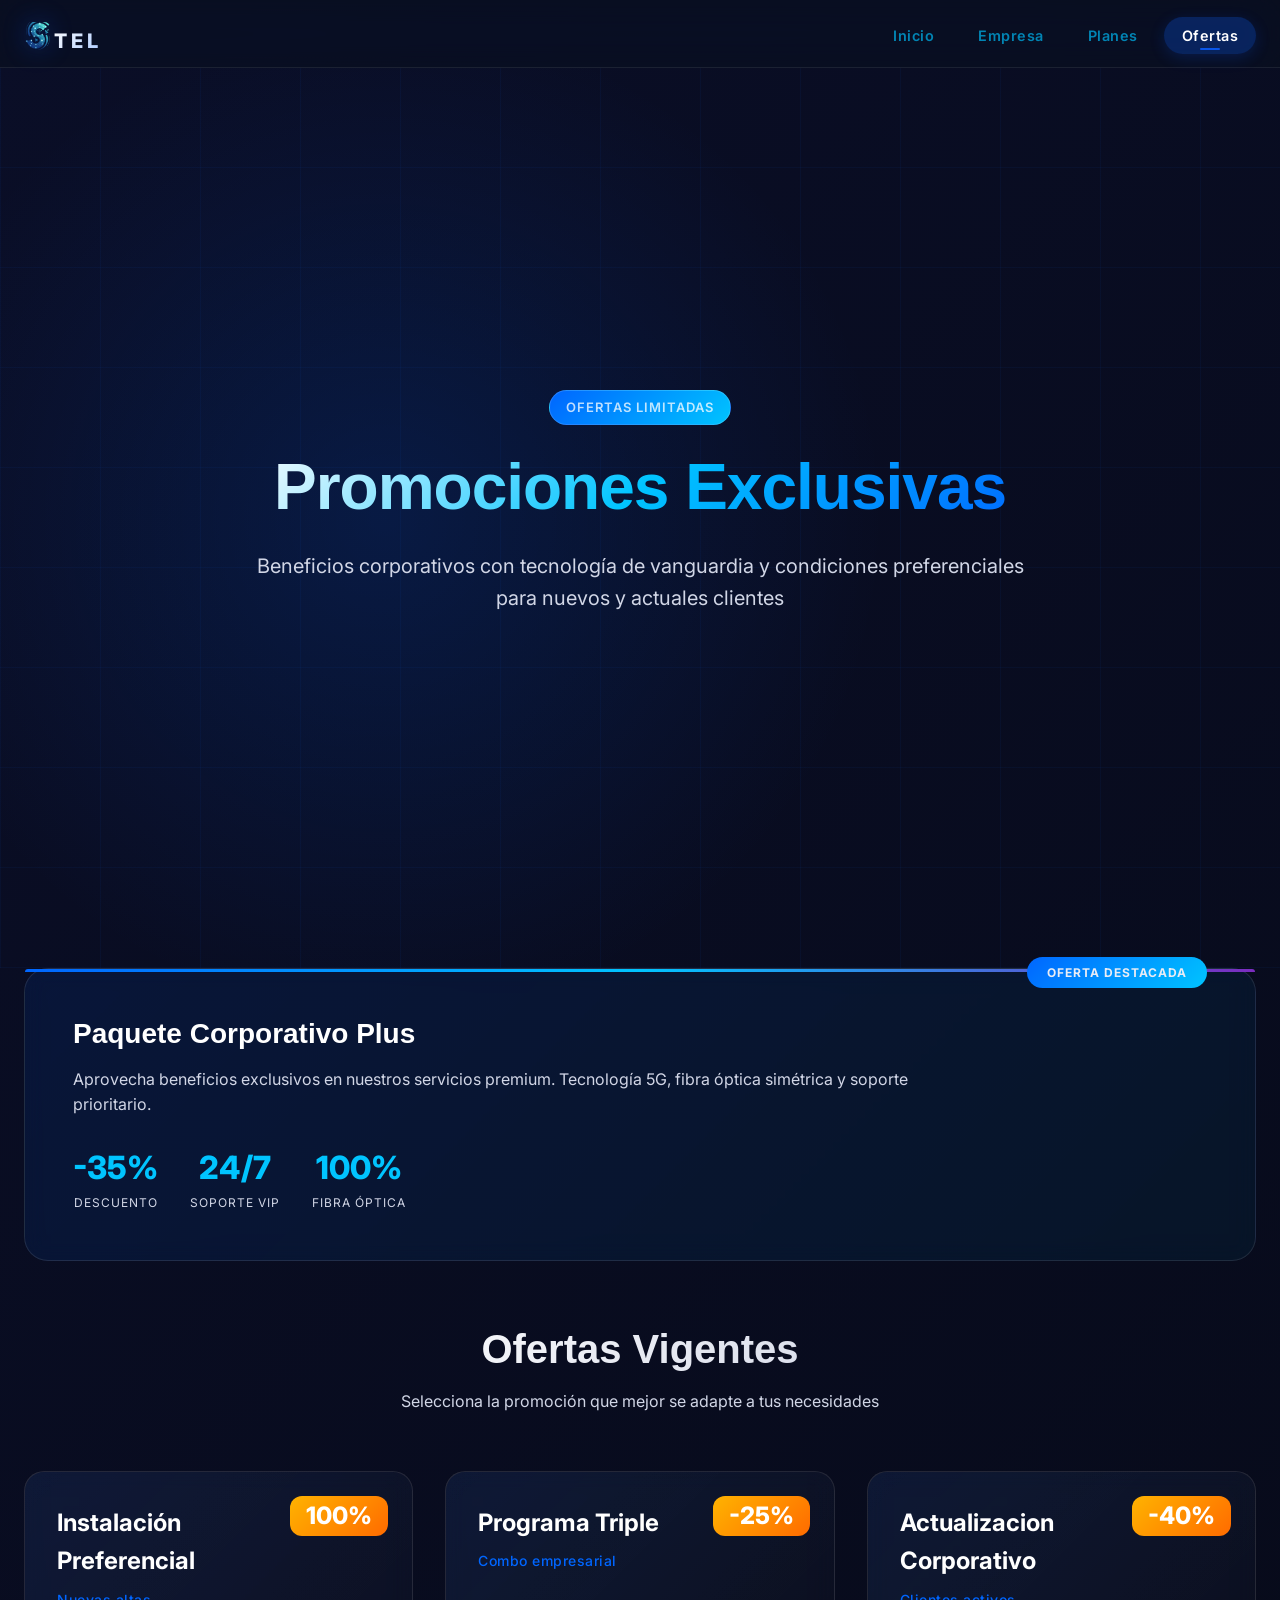
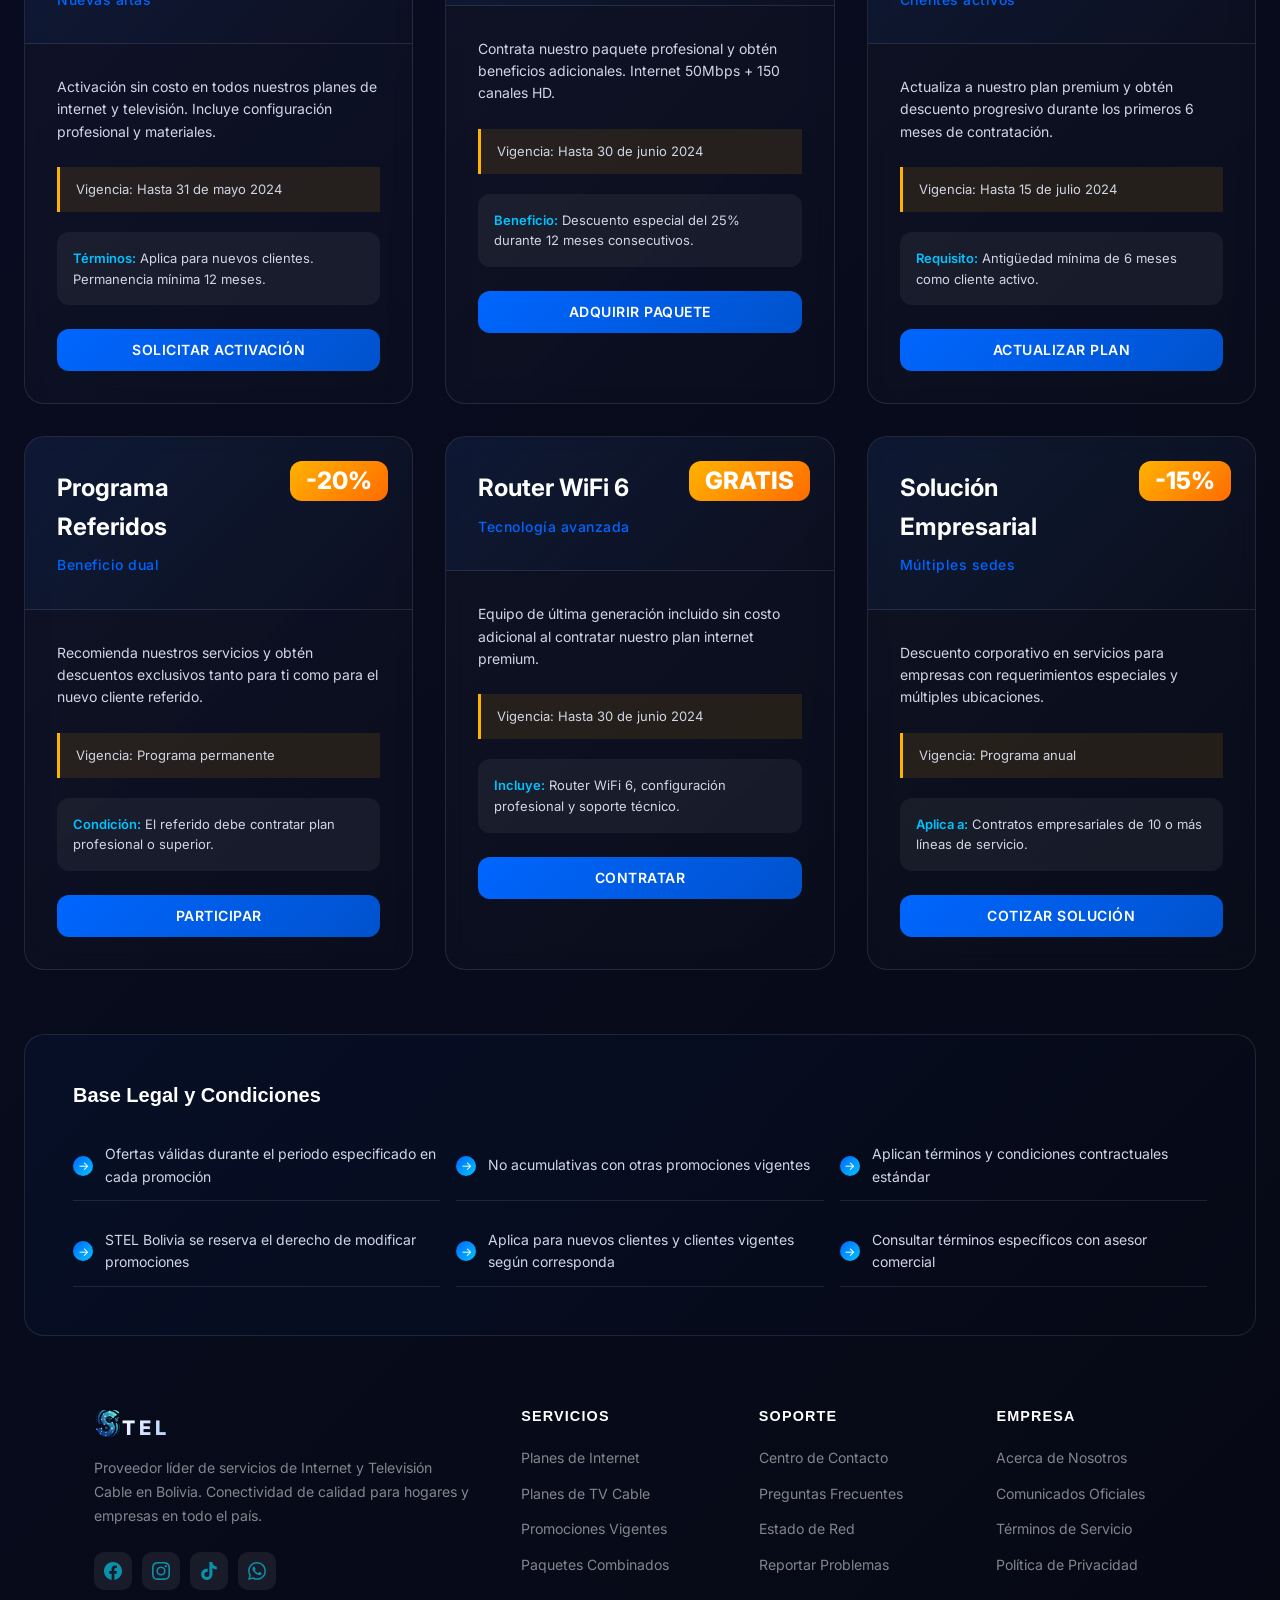
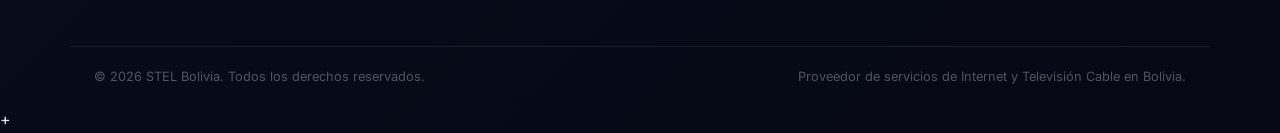
<file: frontend/resources/ofertas.html>
<!DOCTYPE html>
<html lang="es">
<head>
    <meta charset="UTF-8">
    <meta name="viewport" content="width=device-width, initial-scale=1.0">
    <meta name="description" content="Ofertas y promociones vigentes de STEL Bolivia">
    <title>Ofertas | STEL Bolivia</title>
    <link rel="stylesheet" href="../assets/styles.css">
    <link href="https://fonts.googleapis.com/css2?family=Inter:wght@300;400;500;600;700;800&display=swap" rel="stylesheet">
    <style>
        * {
            margin: 0;
            padding: 0;
            box-sizing: border-box;
        }

        :root {
            --primary: #0066FF;
            --primary-dark: #0052CC;
            --secondary: #00C4FF;
            --accent: #7B2CBF;
            --dark: #0A0E27;
            --darker: #060914;
            --gray-100: #F8F9FC;
            --gray-200: #E9ECF5;
            --gray-300: #D1D6E6;
            --gray-600: #6B7280;
            --gray-800: #1F2937;
            --white: #FFFFFF;
            --success: #00E5A0;
            --warning: #FFB300;
            --glass: rgba(255, 255, 255, 0.05);
            --glass-border: rgba(255, 255, 255, 0.1);
        }

        body {
            font-family: 'Inter', sans-serif;
            background: linear-gradient(135deg, #0A0E27 0%, #060914 100%);
            color: var(--gray-200);
            line-height: 1.6;
        }

        .container {
            max-width: 1280px;
            margin: 0 auto;
            padding: 0 24px;
        }

        /* Hero Section */
        .hero {
            position: relative;
            padding: 120px 0;
            overflow: hidden;
            background: radial-gradient(circle at 30% 50%, rgba(0, 102, 255, 0.15) 0%, transparent 50%);
        }

        .hero::before {
            content: '';
            position: absolute;
            top: 0;
            left: 0;
            right: 0;
            bottom: 0;
            background-image: 
                repeating-linear-gradient(90deg, rgba(0, 102, 255, 0.05) 0px, rgba(0, 102, 255, 0.05) 1px, transparent 1px, transparent 100px),
                repeating-linear-gradient(0deg, rgba(0, 102, 255, 0.05) 0px, rgba(0, 102, 255, 0.05) 1px, transparent 1px, transparent 100px);
            pointer-events: none;
        }

        .hero-content {
            position: relative;
            z-index: 1;
            text-align: center;
            max-width: 800px;
            margin: 0 auto;
        }

        .hero-badge {
            display: inline-block;
            background: linear-gradient(135deg, var(--primary) 0%, var(--secondary) 100%);
            padding: 6px 16px;
            border-radius: 100px;
            font-size: 13px;
            font-weight: 600;
            letter-spacing: 1px;
            margin-bottom: 24px;
            text-transform: uppercase;
        }

        .hero h1 {
            font-size: 64px;
            font-weight: 800;
            margin-bottom: 24px;
            background: linear-gradient(135deg, #FFFFFF 0%, var(--secondary) 50%, var(--primary) 100%);
            -webkit-background-clip: text;
            -webkit-text-fill-color: transparent;
            background-clip: text;
            letter-spacing: -1px;
        }

        .hero p {
            font-size: 20px;
            color: var(--gray-300);
            margin-bottom: 32px;
        }

        /* Featured Offer */
        .featured-offer {
            background: linear-gradient(135deg, rgba(0, 102, 255, 0.1) 0%, rgba(0, 196, 255, 0.05) 100%);
            border: 1px solid var(--glass-border);
            border-radius: 24px;
            padding: 48px;
            margin-bottom: 64px;
            position: relative;
            backdrop-filter: blur(10px);
        }

        .featured-offer::before {
            content: '';
            position: absolute;
            top: 0;
            left: 0;
            right: 0;
            height: 3px;
            background: linear-gradient(90deg, var(--primary), var(--secondary), var(--accent));
            border-radius: 24px 24px 0 0;
        }

        .featured-tag {
            position: absolute;
            top: -12px;
            right: 48px;
            background: linear-gradient(135deg, var(--primary) 0%, var(--secondary) 100%);
            padding: 6px 20px;
            border-radius: 100px;
            font-size: 12px;
            font-weight: 700;
            letter-spacing: 1px;
            text-transform: uppercase;
        }

        .featured-offer h3 {
            font-size: 28px;
            font-weight: 700;
            margin-bottom: 16px;
            color: var(--white);
        }

        .featured-offer p {
            font-size: 16px;
            color: var(--gray-300);
            margin-bottom: 24px;
            max-width: 80%;
        }

        .featured-stats {
            display: flex;
            gap: 32px;
            margin-top: 24px;
        }

        .stat-item {
            text-align: center;
        }

        .stat-value {
            font-size: 32px;
            font-weight: 800;
            color: var(--secondary);
        }

        .stat-label {
            font-size: 12px;
            color: var(--gray-300);
            text-transform: uppercase;
            letter-spacing: 1px;
        }

        /* Section Header */
        .section-header {
            text-align: center;
            margin-bottom: 56px;
        }

        .section-header h2 {
            font-size: 40px;
            font-weight: 700;
            margin-bottom: 16px;
            background: linear-gradient(135deg, var(--white) 0%, var(--gray-300) 100%);
            -webkit-background-clip: text;
            -webkit-text-fill-color: transparent;
            background-clip: text;
        }

        .section-header p {
            font-size: 16px;
            color: var(--gray-300);
        }

        /* Offers Grid */
        .offers-grid {
            display: grid;
            grid-template-columns: repeat(auto-fill, minmax(380px, 1fr));
            gap: 32px;
            margin-bottom: 64px;
        }

        .offer-card {
            background: linear-gradient(135deg, rgba(255, 255, 255, 0.03) 0%, rgba(255, 255, 255, 0.01) 100%);
            border: 1px solid var(--glass-border);
            border-radius: 20px;
            overflow: hidden;
            transition: all 0.3s cubic-bezier(0.4, 0, 0.2, 1);
            backdrop-filter: blur(10px);
        }

        .offer-card:hover {
            transform: translateY(-8px);
            border-color: var(--primary);
            box-shadow: 0 20px 40px rgba(0, 102, 255, 0.2);
        }

        .offer-header {
            padding: 32px;
            position: relative;
            border-bottom: 1px solid var(--glass-border);
            background: linear-gradient(135deg, rgba(0, 102, 255, 0.08) 0%, transparent 100%);
        }

        .discount-badge {
            position: absolute;
            top: 24px;
            right: 24px;
            background: linear-gradient(135deg, var(--warning) 0%, #FF6B00 100%);
            padding: 8px 16px;
            border-radius: 12px;
            font-size: 24px;
            font-weight: 800;
            color: var(--white);
            line-height: 1;
        }

        .discount-badge small {
            font-size: 12px;
            font-weight: 500;
        }

        .offer-title {
            font-size: 24px;
            font-weight: 700;
            margin-bottom: 8px;
            color: var(--white);
        }

        .offer-subtitle {
            font-size: 14px;
            color: var(--primary);
            font-weight: 500;
            letter-spacing: 0.5px;
        }

        .offer-body {
            padding: 32px;
        }

        .offer-description {
            color: var(--gray-300);
            font-size: 14px;
            line-height: 1.6;
            margin-bottom: 24px;
        }

        .validity {
            background: rgba(255, 179, 0, 0.1);
            border-left: 3px solid var(--warning);
            padding: 12px 16px;
            margin-bottom: 20px;
            font-size: 13px;
            color: var(--gray-300);
        }

        .terms {
            background: var(--glass);
            padding: 16px;
            border-radius: 12px;
            margin-bottom: 24px;
            font-size: 13px;
            color: var(--gray-300);
        }

        .terms strong {
            color: var(--secondary);
            font-weight: 600;
        }

        .btn {
            width: 100%;
            padding: 14px 24px;
            border-radius: 12px;
            font-weight: 600;
            font-size: 14px;
            cursor: pointer;
            transition: all 0.3s ease;
            border: none;
            font-family: inherit;
            background: linear-gradient(135deg, var(--primary) 0%, var(--primary-dark) 100%);
            color: var(--white);
            text-transform: uppercase;
            letter-spacing: 0.5px;
        }

        .btn:hover {
            transform: translateY(-2px);
            box-shadow: 0 8px 20px rgba(0, 102, 255, 0.3);
        }

        /* Conditions Section */
        .conditions-section {
            background: linear-gradient(135deg, rgba(0, 102, 255, 0.05) 0%, transparent 100%);
            border: 1px solid var(--glass-border);
            border-radius: 20px;
            padding: 48px;
            margin-top: 64px;
        }

        .conditions-section h3 {
            font-size: 20px;
            font-weight: 700;
            margin-bottom: 24px;
            color: var(--white);
        }

        .conditions-grid {
            display: grid;
            grid-template-columns: repeat(auto-fill, minmax(300px, 1fr));
            gap: 16px;
        }

        .condition-item {
            display: flex;
            align-items: center;
            gap: 12px;
            padding: 12px 0;
            border-bottom: 1px solid var(--glass-border);
            font-size: 14px;
            color: var(--gray-300);
        }

        .condition-icon {
            width: 20px;
            height: 20px;
            background: linear-gradient(135deg, var(--primary) 0%, var(--secondary) 100%);
            border-radius: 50%;
            display: inline-flex;
            align-items: center;
            justify-content: center;
            font-size: 12px;
            color: var(--white);
            flex-shrink: 0;
        }

        /* Responsive */
        @media (max-width: 1024px) {
            .offers-grid {
                grid-template-columns: repeat(auto-fill, minmax(320px, 1fr));
            }
        }

        @media (max-width: 768px) {
            .hero {
                padding: 80px 0;
            }

            .hero h1 {
                font-size: 40px;
            }

            .hero p {
                font-size: 16px;
            }

            .featured-offer {
                padding: 32px;
            }

            .featured-offer p {
                max-width: 100%;
            }

            .featured-stats {
                flex-direction: column;
                gap: 16px;
            }

            .section-header h2 {
                font-size: 32px;
            }

            .offers-grid {
                grid-template-columns: 1fr;
            }

            .discount-badge {
                position: static;
                display: inline-block;
                margin-bottom: 16px;
            }

            .offer-header {
                padding: 24px;
            }

            .conditions-section {
                padding: 32px 24px;
            }
        }
    </style>
</head>
<body>
    <div id="header-placeholder"></div>

    <main>
        <!-- Hero Section -->
        <section class="hero">
            <div class="container">
                <div class="hero-content">
                    <div class="hero-badge">OFERTAS LIMITADAS</div>
                    <h1>Promociones Exclusivas</h1>
                    <p>Beneficios corporativos con tecnología de vanguardia y condiciones preferenciales para nuevos y actuales clientes</p>
                </div>
            </div>
        </section>

        <div class="container">
            <!-- Featured Offer -->
            <div class="featured-offer">
                <div class="featured-tag">OFERTA DESTACADA</div>
                <h3>Paquete Corporativo Plus</h3>
                <p>Aprovecha beneficios exclusivos en nuestros servicios premium. Tecnología 5G, fibra óptica simétrica y soporte prioritario.</p>
                <div class="featured-stats">
                    <div class="stat-item">
                        <div class="stat-value">-35%</div>
                        <div class="stat-label">DESCUENTO</div>
                    </div>
                    <div class="stat-item">
                        <div class="stat-value">24/7</div>
                        <div class="stat-label">SOPORTE VIP</div>
                    </div>
                    <div class="stat-item">
                        <div class="stat-value">100%</div>
                        <div class="stat-label">FIBRA ÓPTICA</div>
                    </div>
                </div>
            </div>

            <!-- Offers Grid -->
            <div class="section-header">
                <h2>Ofertas Vigentes</h2>
                <p>Selecciona la promoción que mejor se adapte a tus necesidades</p>
            </div>

            <div class="offers-grid">
                <!-- Offer 1 -->
                <div class="offer-card">
                    <div class="offer-header">
                        <div class="discount-badge">100%</div>
                        <div class="offer-title">Instalación <br>Preferencial</div>
                        <div class="offer-subtitle">Nuevas altas</div>
                    </div>
                    <div class="offer-body">
                        <p class="offer-description">Activación sin costo en todos nuestros planes de internet y televisión. Incluye configuración profesional y materiales.</p>
                        <div class="validity">Vigencia: Hasta 31 de mayo 2024</div>
                        <div class="terms">
                            <strong>Términos:</strong> Aplica para nuevos clientes. Permanencia mínima 12 meses.
                        </div>
                        <button class="btn">Solicitar Activación</button>
                    </div>
                </div>

                <!-- Offer 2 -->
                <div class="offer-card">
                    <div class="offer-header">
                        <div class="discount-badge">-25%</div>
                        <div class="offer-title">Programa Triple</div>
                        <div class="offer-subtitle">Combo empresarial</div>
                    </div>
                    <div class="offer-body">
                        <p class="offer-description">Contrata nuestro paquete profesional y obtén beneficios adicionales. Internet 50Mbps + 150 canales HD.</p>
                        <div class="validity">Vigencia: Hasta 30 de junio 2024</div>
                        <div class="terms">
                            <strong>Beneficio:</strong> Descuento especial del 25% durante 12 meses consecutivos.
                        </div>
                        <button class="btn">Adquirir Paquete</button>
                    </div>
                </div>

                <!-- Offer 3 -->
                <div class="offer-card">
                    <div class="offer-header">
                        <div class="discount-badge">-40%</div>
                        <div class="offer-title">Actualizacion <br>Corporativo</div>
                        <div class="offer-subtitle">Clientes activos</div>
                    </div>
                    <div class="offer-body">
                        <p class="offer-description">Actualiza a nuestro plan premium y obtén descuento progresivo durante los primeros 6 meses de contratación.</p>
                        <div class="validity">Vigencia: Hasta 15 de julio 2024</div>
                        <div class="terms">
                            <strong>Requisito:</strong> Antigüedad mínima de 6 meses como cliente activo.
                        </div>
                        <button class="btn">Actualizar Plan</button>
                    </div>
                </div>

                <!-- Offer 4 -->
                <div class="offer-card">
                    <div class="offer-header">
                        <div class="discount-badge">-20%</div>
                        <div class="offer-title">Programa <br>Referidos</div>
                        <div class="offer-subtitle">Beneficio dual</div>
                    </div>
                    <div class="offer-body">
                        <p class="offer-description">Recomienda nuestros servicios y obtén descuentos exclusivos tanto para ti como para el nuevo cliente referido.</p>
                        <div class="validity">Vigencia: Programa permanente</div>
                        <div class="terms">
                            <strong>Condición:</strong> El referido debe contratar plan profesional o superior.
                        </div>
                        <button class="btn">Participar</button>
                    </div>
                </div>

                <!-- Offer 5 -->
                <div class="offer-card">
                    <div class="offer-header">
                        <div class="discount-badge">GRATIS</div>
                        <div class="offer-title">Router WiFi 6</div>
                        <div class="offer-subtitle">Tecnología avanzada</div>
                    </div>
                    <div class="offer-body">
                        <p class="offer-description">Equipo de última generación incluido sin costo adicional al contratar nuestro plan internet premium.</p>
                        <div class="validity">Vigencia: Hasta 30 de junio 2024</div>
                        <div class="terms">
                            <strong>Incluye:</strong> Router WiFi 6, configuración profesional y soporte técnico.
                        </div>
                        <button class="btn">Contratar</button>
                    </div>
                </div>

                <!-- Offer 6 -->
                <div class="offer-card">
                    <div class="offer-header">
                        <div class="discount-badge">-15%</div>
                        <div class="offer-title">Solución <br>Empresarial</div>
                        <div class="offer-subtitle">Múltiples sedes</div>
                    </div>
                    <div class="offer-body">
                        <p class="offer-description">Descuento corporativo en servicios para empresas con requerimientos especiales y múltiples ubicaciones.</p>
                        <div class="validity">Vigencia: Programa anual</div>
                        <div class="terms">
                            <strong>Aplica a:</strong> Contratos empresariales de 10 o más líneas de servicio.
                        </div>
                        <button class="btn">Cotizar Solución</button>
                    </div>
                </div>
            </div>

            <!-- Conditions Section -->
            <div class="conditions-section">
                <h3>Base Legal y Condiciones</h3>
                <div class="conditions-grid">
                    <div class="condition-item">
                        <span class="condition-icon">→</span>
                        <span>Ofertas válidas durante el periodo especificado en cada promoción</span>
                    </div>
                    <div class="condition-item">
                        <span class="condition-icon">→</span>
                        <span>No acumulativas con otras promociones vigentes</span>
                    </div>
                    <div class="condition-item">
                        <span class="condition-icon">→</span>
                        <span>Aplican términos y condiciones contractuales estándar</span>
                    </div>
                    <div class="condition-item">
                        <span class="condition-icon">→</span>
                        <span>STEL Bolivia se reserva el derecho de modificar promociones</span>
                    </div>
                    <div class="condition-item">
                        <span class="condition-icon">→</span>
                        <span>Aplica para nuevos clientes y clientes vigentes según corresponda</span>
                    </div>
                    <div class="condition-item">
                        <span class="condition-icon">→</span>
                        <span>Consultar términos específicos con asesor comercial</span>
                    </div>
                </div>
            </div>
        </div>
    </main>

    <div id="footer-placeholder"></div>
    <script src="../assets/script.js"></script>

  <script src="../layouts/header.js"></script>
  <script src="../layouts/footer.js"></script>
</body>
</html>+
</file>
<file: frontend/assets/styles.css>
/* ---------- RESET & BASE ---------- */
*, *::before, *::after { box-sizing: border-box; margin: 0; padding: 0; }

:root {
  --primary: #0066FF;
  --primary-glow: rgba(0, 102, 255, 0.4);
  --secondary: #00C4FF;
  --secondary-glow: rgba(0, 196, 255, 0.4);
  --accent: #7B2CBF;
  --accent-glow: rgba(123, 44, 191, 0.4);
  --dark: #0A0E27;
  --darker: #060914;
  --white: #ffffff;
  
  --slate-50:  #f8fafc;
  --slate-100: #f1f5f9;
  --slate-200: rgba(255, 255, 255, 0.08);
  --slate-300: #cbd5e1;
  --slate-400: #94a3b8;
  --slate-500: #8892b0;
  --slate-600: #a8b2d1;
  --slate-700: #cbd5e1;
  --slate-800: #e6f0ff;
  --slate-900: #f8fafc;

  --gray-100: #F8F9FC;
  --gray-200: #E9ECF5;
  --gray-300: #cbd5e1;
  --gray-600: #6B7280;
  --gray-800: #1F2937;
  
  --success: #00E5A0;
  --warning: #FFB300;
  --error: #FF4B4B;

  --glass: rgba(6, 13, 26, 0.65);
  --glass-border: rgba(0, 102, 255, 0.15);

  --font-heading: 'Sora', sans-serif;
  --font-body:    'DM Sans', sans-serif;

  --radius-sm: 6px;
  --radius-md: 10px;
  --radius-lg: 16px;
  --radius-xl: 24px;

  --shadow-sm:  0 1px 3px rgba(0,0,0,.08), 0 1px 2px rgba(0,0,0,.04);
  --shadow-md:  0 8px 32px rgba(0, 0, 0, 0.3);
  --shadow-lg:  0 12px 40px rgba(0, 0, 0, 0.5);
  --shadow-blue: 0 0 20px rgba(0, 102, 255, 0.35);

  --nav-h: 68px;
  --container-max: 1140px;
  --section-py: 88px;
}

html { scroll-behavior: smooth; }

body {
  font-family: var(--font-body);
  font-size: 16px;
  line-height: 1.7;
  color: var(--slate-600);
  background-color: var(--darker);
  background-image: radial-gradient(circle at 50% 30%, #0A0E27 0%, #060914 100%);
  background-attachment: fixed;
  -webkit-font-smoothing: antialiased;
}

img, svg { display: block; max-width: 100%; }
a { text-decoration: none; color: inherit; }
ul { list-style: none; }

h1, h2, h3, h4 { font-family: var(--font-heading); line-height: 1.2; font-weight: 700; color: var(--white); }

/* ---------- CONTAINER ---------- */
.container {
  
  margin-inline: auto;
  padding-inline: 24px;
}

/* ============================================================
   PROMO BANNER
   ============================================================ */
.promo-banner {
  position: relative;
  background: linear-gradient(135deg, rgba(10, 15, 30, 0.95) 0%, rgba(10, 86, 232, 0.08) 100%);
  padding: 80px 24px;
  overflow: visible;
  border-top: 1px solid rgba(10, 86, 232, 0.2);
  border-bottom: 1px solid rgba(10, 86, 232, 0.2);
  z-index: 10;
}

.promo-banner::before {
  content: '';
  position: absolute;
  inset: 0;
  background: radial-gradient(circle at 20% 80%, rgba(10, 86, 232, 0.1) 0%, transparent 50%),
              radial-gradient(circle at 80% 20%, rgba(168, 85, 247, 0.08) 0%, transparent 50%);
  pointer-events: none;
}

.promo-container {
  max-width: var(--container-max);
  margin: 0 auto;
  display: grid;
  grid-template-columns: 1fr 1fr 1fr;
  gap: 40px;
  align-items: center;
  position: relative;
  z-index: 2;
  pointer-events: auto;
}

/* Left section - Instalación gratuita */
.promo-left {
  display: flex;
  flex-direction: column;
  gap: 24px;
  pointer-events: auto;
}

.promo-title {
  font-size: clamp(2.2rem, 4vw, 3.5rem);
  font-weight: 800;
  line-height: 1.15;
  color: var(--white);
  margin: 0;
  letter-spacing: -0.02em;
}

.promo-title-accent {
  display: block;
  background: linear-gradient(135deg, #0ea5e9 0%, #a855f7 100%);
  -webkit-background-clip: text;
  background-clip: text;
  -webkit-text-fill-color: transparent;
  color: transparent;
}

.promo-dots {
  display: flex;
  gap: 12px;
  align-items: center;
}

.promo-dot {
  width: 12px;
  height: 12px;
  border-radius: 50%;
  background: linear-gradient(135deg, #a855f7 0%, #ec4899 100%);
  box-shadow: 0 0 20px rgba(168, 85, 247, 0.4);
  animation: pulse-dot 2s ease-in-out infinite;
}

.promo-dot:nth-child(1) { animation-delay: 0s; }
.promo-dot:nth-child(2) { animation-delay: 0.2s; }
.promo-dot:nth-child(3) { animation-delay: 0.4s; }
.promo-dot:nth-child(4) { animation-delay: 0.6s; }
.promo-dot:nth-child(5) { animation-delay: 0.8s; }

@keyframes pulse-dot {
  0%, 100% { transform: scale(1); opacity: 1; }
  50% { transform: scale(1.3); opacity: 0.7; }
}

/* Center section - Image placeholder */
.promo-center {
  display: flex;
  align-items: center;
  justify-content: center;
  pointer-events: auto;
}

.promo-image {
  width: 100%;
  max-width: 280px;
  height: auto;
  object-fit: cover;
  border-radius: 20px;
  box-shadow: 0 20px 60px rgba(0, 0, 0, 0.4);
}

/* Right section - Offer card and CTA */
.promo-right {
  display: flex;
  flex-direction: column;
  gap: 24px;
  align-items: center;
  pointer-events: auto;
}

.promo-offer-card {
  position: relative;
  width: 200px;
  height: 200px;
  background: linear-gradient(135deg, rgba(10, 86, 232, 0.2) 0%, rgba(30, 111, 255, 0.25) 100%);
  border: 2px solid rgba(10, 86, 232, 0.4);
  border-radius: 50%;
  display: flex;
  flex-direction: column;
  align-items: center;
  justify-content: center;
  backdrop-filter: blur(10px);
  box-shadow: 0 20px 50px rgba(10, 86, 232, 0.2);
  animation: float-card 3s ease-in-out infinite;
}

@keyframes float-card {
  0%, 100% { transform: translateY(0px); }
  50% { transform: translateY(-15px); }
}

.promo-card-title {
  font-size: 1.1rem;
  font-weight: 600;
  color: rgba(255, 255, 255, 0.8);
  text-align: center;
  margin-bottom: 12px;
}

.promo-card-price {
  display: flex;
  align-items: baseline;
  justify-content: center;
  gap: 8px;
}

.promo-card-label {
  font-size: 1.8rem;
  font-weight: 700;
  color: rgba(255, 255, 255, 0.6);
}

.promo-card-amount {
  font-size: 2.8rem;
  font-weight: 800;
  color: #fbbf24;
  font-family: var(--font-heading);
  line-height: 1;
}

.promo-currency {
  font-size: 1rem;
  font-weight: 600;
  color: #fbbf24;
  margin-left: 4px;
}

/* Call button */
.promo-call-btn {
  display: inline-flex;
  align-items: center;
  justify-content: center;
  gap: 12px;
  background: linear-gradient(135deg, #06b6d4 0%, #0ea5e9 100%);
  color: var(--white);
  padding: 14px 28px;
  border-radius: 50px;
  font-weight: 700;
  font-size: 1rem;
  text-transform: uppercase;
  letter-spacing: 0.05em;
  transition: all 0.3s ease;
  border: 2px solid transparent;
  box-shadow: 0 10px 30px rgba(6, 182, 212, 0.3);
  cursor: pointer;
  pointer-events: auto;
}

.promo-call-btn:hover {
  transform: translateY(-3px);
  box-shadow: 0 15px 40px rgba(6, 182, 212, 0.5);
  background: linear-gradient(135deg, #0ea5e9 0%, #06b6d4 100%);
}

.promo-call-icon {
  display: flex;
  align-items: center;
  justify-content: center;
}

.promo-call-icon svg {
  width: 20px;
  height: 20px;
}

.promo-call-text {
  white-space: nowrap;
}

/* ============================================================
   HEADER / NAV
   ============================================================ */
.site-header {
  position: fixed;
  top: 0; left: 0; right: 0;
  z-index: 1000;
  height: var(--nav-h);
  background: rgba(255,255,255,.92);
  backdrop-filter: blur(16px);
  -webkit-backdrop-filter: blur(16px);
  border-bottom: 1px solid var(--slate-200);
  transition: box-shadow .2s;
}
.site-header.scrolled { box-shadow: var(--shadow-md); }

.nav-container {
  max-width: var(--container-max);
  margin-inline: auto;
  padding-inline: 24px;
  height: 100%;
  display: flex;
  align-items: center;
  justify-content: space-between;
  gap: 24px;
}

/* Logo */
.logo {
  display: flex;
  align-items: center;
  gap: 10px;
  font-family: var(--font-heading);
  font-size: 1.25rem;
  font-weight: 700;
  color: var(--slate-900);
  flex-shrink: 0;
}
.logo:hover { color: var(--blue-600); }


/* Nav links */
.nav-links {
  display: flex;
  align-items: center;
  gap: 4px;
  flex-wrap: wrap;
}
.nav-link {
  font-family: var(--font-body);
  font-size: .9rem;
  font-weight: 500;
  color: var(--slate-600);
  padding: 6px 14px;
  border-radius: var(--radius-md);
  transition: color .15s, background .15s;
}
.nav-link:hover { color: var(--blue-600); background: var(--blue-50); }
.nav-link.active { color: var(--blue-600); background: var(--blue-50); }
.nav-link--cta {
  background: var(--blue-500);
  color: var(--white) !important;
  border-radius: var(--radius-md);
}
.nav-link--cta:hover { background: var(--blue-600) !important; color: var(--white) !important; }
.nav-link--cta.active { background: var(--blue-700) !important; }

/* Hamburger */
.nav-toggle {
  display: none;
  flex-direction: column;
  justify-content: center;
  gap: 5px;
  width: 36px;
  height: 36px;
  border: none;
  background: white;
  cursor: pointer;
  padding: 4px;
  border-radius: var(--radius-sm);
}
.nav-toggle span {
  display: block;
  width: 22px;
  height: 2px;
  background: white;
  border-radius: 2px;
  transition: transform .25s, opacity .25s;
}
.nav-toggle[aria-expanded="true"] span:nth-child(1) { transform: translateY(7px) rotate(45deg); }
.nav-toggle[aria-expanded="true"] span:nth-child(2) { opacity: 0.5; }
.nav-toggle[aria-expanded="true"] span:nth-child(3) { transform: translateY(-7px) rotate(-45deg); }

/* ============================================================
   BUTTONS
   ============================================================ */
.btn {
  display: inline-flex;
  align-items: center;
  justify-content: center;
  gap: 8px;
  font-family: var(--font-body);
  font-size: .925rem;
  font-weight: 600;
  padding: 10px 22px;
  border-radius: var(--radius-md);
  border: 2px solid transparent;
  cursor: pointer;
  transition: background .15s, color .15s, border-color .15s, transform .1s, box-shadow .15s;
  white-space: nowrap;
  line-height: 1;
}
.btn:active { transform: scale(.98); }

.btn-lg { padding: 14px 28px; font-size: 1rem; border-radius: var(--radius-lg); }

.btn-primary {
  background: var(--blue-500);
  color: var(--white);
  border-color: var(--blue-500);
  box-shadow: var(--shadow-blue);
}
.btn-primary:hover { background: var(--blue-600); border-color: var(--blue-600); }



.btn-ghost {
  background: rgb(255, 78, 184);
  color: black;
  border-color: rgba(255,255,255,.4);
  backdrop-filter: blur(8px);
}
.btn-ghost:hover { background: rgba(28, 89, 255, 0.771); border-color: rgba(0, 0, 0, 0.7); }

.btn-outline {
  background: transparent;
  color: var(--blue-600);
  border-color: var(--blue-200, #b3d1ff);
}
.btn-outline:hover { background: var(--blue-50); }

.btn-white {
  background: rgba(255,255,255,.95);
  color: var(--slate-900);
  border-color: rgba(255,255,255,.95);
}
.btn-white:hover {
  background: rgba(255,255,255,.9);
}

.btn-white:focus {
  outline: 3px solid rgba(255,255,255,.6);
  outline-offset: 2px;
}

.btn-white:active {
  background: rgba(255,255,255,.85);
}

.btn-ghost-white:hover { background: rgba(255,255,255,.1); border-color: var(--white); }

/* ============================================================
   SECTIONS
   ============================================================ */
.section {
  padding-block: var(--section-py);
}
.section--alt { background: black; }

.section-header {
  text-align: center;
  max-width: 640px;
  margin-inline: auto;
  margin-bottom: 56px;
}
.section-tag {
  display: inline-block;
  font-family: var(--font-body);
  font-size: .78rem;
  font-weight: 600;
  letter-spacing: .1em;
  text-transform: uppercase;
  color: var(--blue-500);
  background: var(--blue-50);
  padding: 4px 14px;
  border-radius: 100px;
  margin-bottom: 16px;
}
.section-header h2 {
  font-size: clamp(1.75rem, 3vw, 2.5rem);
  color: var(--slate-900);
  margin-bottom: 16px;
}
.section-desc {
  color: var(--slate-500);
  font-size: 1rem;
  line-height: 1.7;
}

/* ============================================================
   HERO
   ============================================================ */
.hero {
  position: relative;
  min-height: 100svh;
  display: flex;
  align-items: center;
  padding-top: var(--nav-h);
  overflow: hidden;
  background: radial-gradient(circle at top, rgba(14, 165, 233, 0.16), transparent 24%),
              radial-gradient(circle at 20% 20%, rgba(123, 44, 191, 0.18), transparent 22%),
              linear-gradient(180deg, #02040e 0%, #060917 100%);
  color: var(--white);
}

/* Carousel Track & Slides (Crossfade) */
.hero-carousel-container {
  position: absolute;
  inset: 0;
  width: 100%;
  height: 100%;
  overflow: hidden;
}

.hero-slide {
  position: absolute;
  inset: 0;
  width: 100%;
  height: 100%;
  opacity: 0;
  visibility: hidden;
  transition: opacity 1s ease-in-out, visibility 1s ease-in-out;
  display: flex;
  align-items: center;
  z-index: 1;
}

.hero-slide.active {
  opacity: 1;
  visibility: visible;
  z-index: 2;
}

.hero-slide-bg {
  position: absolute;
  inset: 0;
  background-size: cover;
  background-position: center;
  z-index: 0;
}

@keyframes bgZoom {
  0% { transform: scale(1); }
  100% { transform: scale(1.1); }
}

.hero-slide-overlay {
  position: absolute;
  inset: 0;
  
}

/* Nav Dots */
.hero-nav-dots {
  position: absolute;
  bottom: 40px;
  left: 50%;
  transform: translateX(-50%);
  display: flex;
  gap: 12px;
  z-index: 10;
}

.hero-dot {
  width: 12px;
  height: 12px;
  border-radius: 50%;
  border: 2px solid rgba(255, 255, 255, 0.5);
  background: transparent;
  cursor: pointer;
  transition: all 0.3s ease;
  padding: 0;
}

.hero-dot.active {
  background: var(--white);
  border-color: var(--white);
  transform: scale(1.2);
}

/* Decorative background */
.hero-bg {
  position: absolute;
  inset: 0;
  pointer-events: none;
  overflow: hidden;
}
.hero-orb {
  position: absolute;
  border-radius: 50%;
  filter: blur(80px);
  opacity: .55;
}
.hero-orb--1 {
  width: 600px; height: 600px;
  background: radial-gradient(circle, #1a6bff 0%, #0535a0 60%, transparent 100%);
  top: -160px; right: -80px;
}
.hero-orb--2 {
  width: 400px; height: 400px;
  background: radial-gradient(circle, #0a56e8 0%, transparent 70%);
  bottom: -100px; left: 10%;
  opacity: .3;
}
.hero-grid {
  position: absolute;
  inset: 0;
  background-image:
    linear-gradient(rgba(255,255,255,.04) 1px, transparent 1px),
    linear-gradient(90deg, rgba(255,255,255,.04) 1px, transparent 1px);
  background-size: 48px 48px;
  mask-image: radial-gradient(ellipse 80% 80% at 50% 50%, black 30%, transparent 100%);
}

.hero-inner {
  position: relative;
  z-index: 2;
  padding-block: 80px;
  padding-left: clamp(1.5rem, 4vw, 4.5rem);
  width: 100%;
}

.hero-content-wrapper {
  display: grid;
  grid-template-columns: 1fr;
  gap: 28px;
  width: min(100%, 640px);
  margin-right: auto;
}

.hero-side-panel {
  display: flex;
  flex-direction: column;
  justify-content: center;
  gap: 28px;
  max-width: 360px;
  min-width: 280px;
}

.hero-plan-cards {
  display: grid;
  grid-template-columns: repeat(2, minmax(400px, 1fr));
  gap: 24px;
  width: min(100%, 800px);
  max-width: 800px;
  margin: 0 auto;
}

.floating-plan-card {
  background: linear-gradient(180deg, rgba(255,255,255,0.15), rgba(255,255,255,0.06));
  border: 1.5px solid rgba(255, 255, 255, 0.18);
  border-radius: 48px;
  padding: 32px 28px;
  backdrop-filter: blur(20px);
  box-shadow: 0 32px 80px rgba(0, 0, 0, 0.24), inset 0 1px 0 rgba(255,255,255,0.1);
  color: #fff;
  transition: transform 0.3s ease, border-color 0.3s ease, background 0.3s ease, box-shadow 0.3s ease;
  animation: floatSmall 6s ease-in-out infinite;
  min-height: 220px;
  display: flex;
  flex-direction: column;
  justify-content: space-between;
}

.floating-plan-card:hover {
  transform: translateY(-8px) scale(1.02);
  border-color: rgba(255, 255, 255, 0.35);
  background: linear-gradient(180deg, rgba(255,255,255,0.25), rgba(255,255,255,0.1));
  box-shadow: 0 40px 100px rgba(0, 0, 0, 0.32), inset 0 1px 0 rgba(255,255,255,0.15);
}

.floating-plan-card--featured {
  border-color: rgba(14, 165, 233, 0.55);
  background: linear-gradient(180deg, rgba(14, 165, 233, 0.22), rgba(255,255,255,0.1));
  box-shadow: 0 32px 80px rgba(14, 165, 233, 0.2), inset 0 1px 0 rgba(255,255,255,0.15);
}

.floating-plan-card--featured:hover {
  border-color: rgba(14, 165, 233, 0.7);
  background: linear-gradient(180deg, rgba(14, 165, 233, 0.28), rgba(255,255,255,0.12));
  box-shadow: 0 40px 100px rgba(14, 165, 233, 0.28), inset 0 1px 0 rgba(255,255,255,0.2);
}

.plan-card-header {
  display: flex;
  justify-content: space-between;
  align-items: center;
  gap: 12px;
  margin-bottom: 14px;
}

.plan-label {
  font-size: 0.88rem;
  text-transform: uppercase;
  letter-spacing: 0.12em;
  font-weight: 600;
  color: rgba(255, 255, 255, 0.8);
}

.floating-plan-card strong {
  font-size: 1.45rem;
  line-height: 1.1;
  font-weight: 800;
  color: #fff;
}

.floating-plan-card p {
  margin: 0;
  color: rgba(255, 255, 255, 0.82);
  font-size: 1rem;
  line-height: 1.6;
  font-weight: 500;
}
}

.floating-plan-card:hover {
  transform: translateY(-8px) scale(1.02);
  border-color: rgba(255, 255, 255, 0.35);
  box-shadow: 0 40px 100px rgba(0, 0, 0, 0.32), inset 0 1px 0 rgba(255,255,255,0.15);
}

.floating-plan-card--featured {
  border-color: rgba(14, 165, 233, 0.7);
}

.plan-card-header {
  display: flex;
  justify-content: space-between;
  align-items: center;
  gap: 12px;
  margin-bottom: 10px;
}

.plan-label {
  font-size: 0.82rem;
  text-transform: uppercase;
  letter-spacing: 0.12em;
  color: rgba(255, 255, 255, 0.8);
}

.floating-plan-card strong {
  font-size: 1.45rem;
  line-height: 1.1;
  font-weight: 800;
  color: #fff;
}

.floating-plan-card p {
  margin: 0;
  color: rgba(255, 255, 255, 0.82);
  font-size: 1rem;
  line-height: 1.6;
  font-weight: 500;
}

.hero-actions {
  display: flex;
  flex-wrap: wrap;
  gap: 14px;
  margin-bottom: 60px;
  justify-content: flex-start;
  margin-left: 24px;
  align-items: center;
}

.hero-actions .btn {
  min-width: 220px;
  border-radius: 999px;
  padding: 14px 32px;
  font-weight: 700;
  transition: transform .2s ease, box-shadow .2s ease, background .2s ease, border-color .2s ease;
  white-space: nowrap;
}

.hero-actions .btn:hover {
  transform: translateY(-1px);
}

.hero-actions .btn:focus {
  outline: 3px solid rgba(255, 255, 255, .35);
  outline-offset: 3px;
}

.hero-actions .btn-hero-primary {
  background: linear-gradient(135deg, #0ea5e9 0%, #1d4ed8 100%);
  color: #fff;
  border-color: transparent;
  box-shadow: 0 18px 36px rgba(14, 165, 233, .24);
}

.hero-actions .btn-hero-primary:hover {
  background: linear-gradient(135deg, #38bdf8 0%, #2563eb 100%);
}

.hero-actions .btn-hero-secondary {
  background: rgba(255, 255, 255, .08);
  color: #f8fbff;
  border-color: rgba(255, 255, 255, .2);
}

.hero-actions .btn-hero-secondary:hover {
  background: rgba(255, 255, 255, .15);
  border-color: rgba(255, 255, 255, .3);
}

@keyframes floatSmall {
  0%, 100% { transform: translateY(0px); }
  50% { transform: translateY(-10px); }
}

/* Professional Animated Cards (Separated & Links) */
.hero-animated-cards {
  flex: 1;
  max-width: 480px;
  position: relative;
  display: flex;
  flex-direction: column;
  gap: 36px; /* Increased separation */
  align-items: flex-end;
}

.pro-card {
  display: block; /* For <a> tag */
  text-decoration: none;
  width: 380px; /* Made them wider to accommodate larger text */
  background: rgba(15, 23, 42, 0.5);
  backdrop-filter: blur(20px);
  -webkit-backdrop-filter: blur(20px);
  border: 1px solid rgba(255, 255, 255, 0.15);
  border-radius: 24px;
  padding: 32px; /* More padding */
  box-shadow: 0 15px 35px rgba(0, 0, 0, 0.3);
  opacity: 0;
  transform: translateY(30px);
  position: relative;
  overflow: hidden;
  transition: transform 0.3s ease, box-shadow 0.3s ease, background 0.3s ease;
}

.pro-card:hover {
  transform: translateY(-8px) scale(1.02) !important;
  box-shadow: 0 25px 50px rgba(0, 0, 0, 0.5);
  background: rgba(15, 23, 42, 0.7);
}

.pro-card-highlight {
  background: rgba(10, 86, 232, 0.15);
  border-color: rgba(59, 130, 246, 0.4);
  box-shadow: 0 15px 40px rgba(10, 86, 232, 0.2);
}

.pro-card-header {
  display: flex;
  flex-direction: column;
  gap: 8px;
  margin-bottom: 16px;
  border-bottom: 1px solid rgba(255, 255, 255, 0.1);
  padding-bottom: 16px;
}

.pro-tag {
  align-self: flex-start;
  font-size: 0.85rem;
  font-weight: 700;
  text-transform: uppercase;
  letter-spacing: 0.05em;
  background: rgba(255, 255, 255, 0.1);
  color: var(--white);
  padding: 6px 16px;
  border-radius: 100px;
}

.pro-tag-highlight {
  background: var(--blue-500);
}

.pro-title {
  font-family: var(--font-heading);
  font-size: 1.6rem; /* Noticeably larger */
  font-weight: 700;
  color: var(--white);
}

.pro-card-body {
  display: flex;
  flex-direction: column;
  gap: 16px;
}

.pro-speed {
  font-family: var(--font-heading);
  font-size: 3.5rem; /* Noticeably larger */
  font-weight: 800;
  color: var(--white);
  line-height: 1;
}

.pro-speed span {
  font-size: 1.2rem;
  font-weight: 500;
  color: rgba(255, 255, 255, 0.7);
  margin-left: 8px;
}

.pro-features {
  display: flex;
  flex-direction: column;
  gap: 10px;
  margin-top: 12px;
}

.pro-features li {
  font-size: 1.05rem; /* Larger feature text */
  color: rgba(255, 255, 255, 0.9);
  display: flex;
  align-items: center;
  gap: 8px;
}

/* Base floating animation */
@keyframes floatContinuous {
  0%, 100% { transform: translateY(0); }
  50% { transform: translateY(-8px); }
}

/* Animations Triggered when slide is active */
.hero-slide.active .card-internet-1 { 
  animation: fadeUpIn 0.8s 0.2s forwards, floatContinuous 5s ease-in-out 1s infinite; 
}
.hero-slide.active .card-internet-2 { 
  transform: translateX(-30px); /* Stagger layout */
  animation: fadeUpInStagger 0.8s 0.4s forwards, floatContinuous 5.5s ease-in-out 1.2s infinite; 
}

.hero-slide.active .card-tv-1 { 
  animation: fadeUpIn 0.8s 0.2s forwards, floatContinuous 4.8s ease-in-out 1s infinite; 
}
.hero-slide.active .card-tv-2 { 
  transform: translateX(-30px);
  animation: fadeUpInStagger 0.8s 0.4s forwards, floatContinuous 5.2s ease-in-out 1.2s infinite; 
}

@keyframes fadeUpIn { 
  0% { opacity: 0; transform: translateY(40px); } 
  100% { opacity: 1; transform: translateY(0); } 
}
@keyframes fadeUpInStagger { 
  0% { opacity: 0; transform: translate(-30px, 40px); } 
  100% { opacity: 1; transform: translate(-30px, 0); } 
}

@media (max-width: 992px) {
  .hero-animated-cards {
    align-items: center;
    max-width: 100%;
    margin-top: 40px;
  }
  .pro-card {
    width: 100%;
    max-width: 360px;
  }
  .hero-slide.active .card-internet-2, .hero-slide.active .card-tv-2 {
    transform: translateX(0);
    animation: fadeUpIn 0.8s 0.4s forwards, floatContinuous 5.5s ease-in-out 1.2s infinite;
  }
  @keyframes fadeUpInStagger {
    0% { opacity: 0; transform: translateY(40px); }
    100% { opacity: 1; transform: translateY(0); }
  }
}

@media (max-width: 992px) {
  .hero-content-wrapper {
    flex-direction: column;
  }
  .hero-animated-cards {
    height: auto;
    width: 100%;
    max-width: 500px;
    margin-top: 40px;
  }
  .floating-card.card-1, .floating-card.card-2, .floating-card.card-3 {
    align-self: flex-start;
  }
}

.hero-badge {
  display: inline-flex;
  align-items: center;
  gap: 8px;
  font-size: .82rem;
  font-weight: 500;
  color: rgba(255,255,255,.75);
  background: rgba(255,255,255,.1);
  border: 1px solid rgba(255,255,255,.15);
  padding: 6px 16px;
  border-radius: 100px;
  margin-bottom: 28px;
  backdrop-filter: blur(8px);
}
.badge-dot {
  width: 7px; height: 7px;
  background: #4ade80;
  border-radius: 50%;
  box-shadow: 0 0 0 3px rgba(74,222,128,.25);
  animation: pulse 2s infinite;
}
@keyframes pulse {
  0%, 100% { box-shadow: 0 0 0 3px rgba(74,222,128,.25); }
  50%       { box-shadow: 0 0 0 6px rgba(74,222,128,.1); }
}

.hero-title {
  font-size: clamp(2.4rem, 6vw, 4rem);
  font-weight: 700;
  line-height: 1.1;
  color: var(--white);
  margin-bottom: 24px;
  max-width: 680px;
}
.hero-title--accent {
  color: transparent;
  background: linear-gradient(90deg, #60a5fa, #a78bfa);
  -webkit-background-clip: text;
  background-clip: text;
}

.hero-subtitle {
  font-size: clamp(1rem, 2vw, 1.2rem);
  color: rgba(255,255,255,.72);
  max-width: 520px;
  margin-bottom: 40px;
  line-height: 1.6;
}


.hero-stats {
  display: flex;
  flex-wrap: wrap;
  align-items: center;
  gap: 0;
}
.hero-stat {
  display: flex;
  flex-direction: column;
  padding-right: 32px;
}
.hero-stat strong {
  font-family: var(--font-heading);
  font-size: 1.75rem;
  font-weight: 700;
  color: var(--white);
  line-height: 1;
  margin-bottom: 4px;
}
.hero-stat span {
  font-size: .8rem;
  color: rgba(255,255,255,.55);
  text-transform: uppercase;
  letter-spacing: .06em;
}
.hero-stat-divider {
  width: 1px;
  height: 40px;
  background: rgba(255,255,255,.15);
  margin-right: 32px;
}

/* ============================================================
   SERVICES
   ============================================================ */
.services-grid {
  display: grid;
  grid-template-columns: repeat(auto-fit, minmax(300px, 1fr));
  gap: 24px;
}

.service-card {
  background: var(--glass);
  border: 1px solid var(--glass-border);
  border-radius: var(--radius-xl);
  padding: 32px;
  display: flex;
  flex-direction: column;
  gap: 20px;
  backdrop-filter: blur(12px);
  transition: box-shadow .3s, transform .3s, border-color .3s;
}
.service-card:hover {
  box-shadow: 0 0 25px rgba(0, 102, 255, 0.2);
  transform: translateY(-6px);
  border-color: var(--secondary);
}
.service-card--featured {
  background: linear-gradient(135deg, rgba(6, 13, 26, 0.8) 0%, rgba(123, 44, 191, 0.15) 100%);
  border-color: rgba(0, 196, 255, 0.3);
  color: var(--white);
  box-shadow: 0 0 25px rgba(123, 44, 191, 0.2);
}
.service-card--featured .service-card__icon { background: rgba(255,255,255,.05); color: var(--secondary); }
.service-card--featured h3 { color: var(--white); }
.service-card--featured p  { color: rgba(255,255,255,.72); }
.service-card--featured .service-features li { color: rgba(255,255,255,.72); }
.service-card--featured .service-features li::before { background: var(--secondary); }
.service-card--featured .service-card__link { color: var(--secondary); }

.service-card__icon {
  width: 60px; height: 60px;
  background: rgba(0, 102, 255, 0.1);
  color: var(--secondary);
  border-radius: var(--radius-lg);
  display: flex;
  align-items: center;
  justify-content: center;
  flex-shrink: 0;
  border: 1px solid rgba(0, 102, 255, 0.2);
}
.service-card__content h3 {
  font-size: 1.2rem;
  color: var(--white);
  margin-bottom: 10px;
}
.service-card__content p { font-size: .93rem; color: var(--slate-500); line-height: 1.65; }

.service-features {
  display: flex;
  flex-direction: column;
  gap: 8px;
  margin-top: 4px;
}
.service-features li {
  display: flex;
  align-items: center;
  gap: 10px;
  font-size: .87rem;
  color: var(--slate-600);
}
.service-features li::before {
  content: '';
  display: block;
  width: 6px; height: 6px;
  background: var(--secondary);
  border-radius: 50%;
  flex-shrink: 0;
}
.service-card__link {
  display: inline-flex;
  align-items: center;
  gap: 6px;
  font-size: .88rem;
  font-weight: 600;
  color: var(--secondary);
  margin-top: auto;
  transition: gap .15s;
}
.service-card__link:hover { gap: 10px; }

/* ============================================================
   PLANS PREVIEW
   ============================================================ */
.plans-preview {
  display: grid;
  grid-template-columns: repeat(auto-fit, minmax(260px, 1fr));
  gap: 24px;
  margin-bottom: 40px;
}

.plan-card {
  background: var(--glass);
  border: 1px solid var(--glass-border);
  border-radius: var(--radius-xl);
  padding: 36px 28px 28px;
  display: flex;
  flex-direction: column;
  align-items: center;
  text-align: center;
  gap: 16px;
  position: relative;
  backdrop-filter: blur(12px);
  transition: box-shadow .3s, transform .3s, border-color .3s;
}
.plan-card:hover { 
  box-shadow: 0 0 30px rgba(0, 102, 255, 0.25); 
  transform: translateY(-5px); 
  border-color: var(--secondary);
}

.plan-card--featured {
  border-color: var(--primary);
  box-shadow: 0 0 25px rgba(0, 102, 255, 0.35);
  transform: scale(1.03);
}
.plan-card--featured:hover { 
  transform: scale(1.03) translateY(-5px); 
  border-color: var(--secondary);
  box-shadow: 0 0 35px rgba(0, 196, 255, 0.45);
}

.plan-card__badge {
  position: absolute;
  top: -14px;
  background-color: #178fff;
  color: rgb(255, 255, 255);
  font-size: .75rem;
  font-weight: 700;
  padding: 4px 16px;
  border-radius: 100px;
  letter-spacing: .04em;
  text-transform: uppercase;
}

.plan-card__speed {
  font-family: var(--font-heading);
  font-size: 3rem;
  font-weight: 700;
  color: var(--slate-900);
  line-height: 1;
}
.plan-card__speed span { font-size: 1.2rem; font-weight: 500; color: var(--slate-400); }

.plan-card__name {
  font-size: 1.05rem;
  color: var(--slate-700);
  font-weight: 600;
}
.plan-card__desc { font-size: .87rem; color: var(--slate-500); line-height: 1.6; }

.plans-cta { text-align: center; }

/* ============================================================
   WHY SECTION
   ============================================================ */
.why-grid {
  display: grid;
  grid-template-columns: 1fr 1fr;
  gap: 80px;
  align-items: center;
}

.why-content .section-tag { display: inline-block; margin-bottom: 16px; }
.why-content h2 {
  font-size: clamp(1.6rem, 3vw, 2.2rem);
  color: var(--slate-900);
  margin-bottom: 18px;
}
.why-content > p { color: var(--slate-500); margin-bottom: 28px; }

.why-list {
  display: flex;
  flex-direction: column;
  gap: 16px;
  margin-bottom: 36px;
}
.why-list li {
  display: flex;
  align-items: center;
  gap: 14px;
  font-size: .95rem;
  color: var(--slate-700);
  font-weight: 500;
}
.why-icon {
  width: 34px; height: 34px;
  background: var(--blue-50);
  color: var(--blue-500);
  border-radius: 50%;
  display: flex;
  align-items: center;
  justify-content: center;
  flex-shrink: 0;
}

/* Visual stat cards */
.why-visual {
  position: relative;
  height: 380px;
}
.why-network {
  position: absolute;
  inset: 0;
  background: radial-gradient(circle at center,blue 0%, transparent 70%);
  border-radius: var(--radius-xl);
  z-index: 0;
}

.why-card {
  position: absolute;
  
  border: 2px solid var(--slate-200);
  border-radius: var(--radius-lg);
  padding: 20px 28px;
  box-shadow: var(--shadow-lg);
  text-align: center;
  z-index: 2;
}
.why-card--1 { top: 30px;  left: 10px; }
.why-card--2 { top: 50%;   left: 30%; transform: translate(-50%,-50%); }
.why-card--3 { bottom: 30px; right: 10px; }

.why-card__value {
  font-family: var(--font-heading);
  font-size: 2.2rem;
  font-weight: 700;
  color: var(--blue-500);
  line-height: 1;
  margin-bottom: 6px;
}
.why-card__label { font-size: .78rem; color: var(--slate-500); text-transform: uppercase; letter-spacing: .08em; }

/* ============================================================
   COMUNICADOS CTA
   ============================================================ */
.comunicados-cta-wrap {
  display: flex;
  flex-direction: column;
  align-items: center;
  gap: 32px;
}
.comunicados-highlights {
  display: flex;
  flex-wrap: wrap;
  gap: 12px;
  justify-content: center;
}
.comm-tag {
  font-size: .85rem;
  font-weight: 500;
  color: var(--slate-600);
  
  border: 1px solid var(--slate-200);
  padding: 8px 18px;
  border-radius: 100px;
}

/* ============================================================
   CTA SECTION
   ============================================================ */
.cta-section {
  background: linear-gradient(135deg, var(--blue-700) 0%, var(--blue-900) 100%);
}
.cta-inner {
  display: flex;
  align-items: center;
  justify-content: space-between;
  gap: 40px;
  flex-wrap: wrap;
}
.cta-content h2 {
  font-size: clamp(1.5rem, 3vw, 2rem);
  color: var(--white);
  margin-bottom: 10px;
}
.cta-content p { color: rgba(255,255,255,.72); max-width: 500px; }
.cta-actions {
  display: flex;
  gap: 14px;
  flex-wrap: wrap;
  margin-left: auto;
  justify-content: flex-end;
}

/* ============================================================
   FOOTER
   ============================================================ */
.site-footer {
  /* background: var(--slate-900); */
  color: rgba(255,255,255,.7);
  padding-top: 72px;
}

.footer-grid {
  max-width: var(--container-max);
  margin-inline: auto;
  padding-inline: 24px;
  display: grid;
  grid-template-columns: 2fr repeat(3, 1fr);
  gap: 48px;
  padding-bottom: 56px;
  border-bottom: 1px solid rgba(255,255,255,.08);
}

.footer-logo {
  display: inline-flex;
  align-items: center;
  gap: 10px;
  font-family: var(--font-heading);
  font-size: 1.15rem;
  font-weight: 700;
  color: var(--white);
  margin-bottom: 16px;
}
.footer-tagline { font-size: .88rem; line-height: 1.7; color: rgba(255,255,255,.5); margin-bottom: 24px; }

.social-links { display: flex; gap: 10px; flex-wrap: wrap; }
.social-link {
  width: 38px; height: 38px;
  background: rgba(255,255,255,.07);
  color: rgba(0, 225, 255, 0.6);
  border-radius: var(--radius-md);
  display: flex;
  align-items: center;
  justify-content: center;
  transition: background .15s, color .15s;
}
.social-link:hover { background: var(--blue-500); color: var(--white); }

.footer-heading {
  font-family: var(--font-heading);
  font-size: .9rem;
  font-weight: 600;
  color: var(--white);
  text-transform: uppercase;
  letter-spacing: .08em;
  margin-bottom: 20px;
}
.footer-links { display: flex; flex-direction: column; gap: 10px; }
.footer-links a {
  font-size: .88rem;
  color: rgba(255,255,255,.5);
  transition: color .15s;
}
.footer-links a:hover { color: var(--white); }

.footer-bottom {
  max-width: var(--container-max);
  margin-inline: auto;
  padding: 20px 24px;
  display: flex;
  align-items: center;
  justify-content: space-between;
  flex-wrap: wrap;
  gap: 8px;
}
.footer-bottom p, .footer-legal {
  font-size: .8rem;
  color: rgba(255,255,255,.3);
}

/* ============================================================
   RESPONSIVE
   ============================================================ */
@media (max-width: 1024px) {
  .why-grid { grid-template-columns: 1fr; gap: 48px; }
  .why-visual { height: 260px; }
  .footer-grid { grid-template-columns: 1fr 1fr; gap: 36px; }
  .footer-brand { grid-column: 1 / -1; }
}


@media (max-width: 768px) {

  /* Prevenir scroll horizontal */
  html,
  body {
    overflow-x: hidden !important;
    width: 100% !important;
    max-width: 100vw !important;
  }

  /* ===== BOTÓN HAMBURGUESA ===== */
  .nav-toggle {
    display: flex !important;
    flex-direction: column;
    justify-content: center;
    align-items: center;
    gap: 5px;
    width: 44px;
    height: 44px;
    background: #0a56e8;
    border: 2px solid rgba(255, 255, 255, 0.4);
    border-radius: 8px;
    cursor: pointer;
    z-index: 1200;
    position: relative;
    padding: 8px;
    margin-left: auto;
  }

  .nav-toggle span {
    display: block !important;
    width: 24px;
    height: 3px;
    background-color: #ffffff !important;
    border-radius: 3px;
    transition: all 0.3s ease;
  }

  /* Animación a X */
  .nav-toggle.active span:nth-child(1) {
    transform: translateY(8px) rotate(45deg);
     background-color: #ffffff !important;
  }

  .nav-toggle.active span:nth-child(2) {
    opacity: 0;
     background-color: #ffffff !important;
  }

  .nav-toggle.active span:nth-child(3) {
    transform: translateY(-8px) rotate(-45deg);
    background-color: #ffffff !important;
  }

  /* ===== CONTENEDOR DEL NAV ===== */
  .nav-container {
    display: flex;
    justify-content: space-between;
    align-items: center;
    width: 100%;
    padding: 10px 20px;
  }

  /* ===== MENÚ LATERAL ===== */
  .nav-links {
    position: fixed;
    top: 0;
    right: 0;
    width: 280px;
    height: 100vh;
    display: flex;
    flex-direction: column;
    gap: 8px;
    background-color: rgba(10, 15, 30, 0.98);
    backdrop-filter: blur(20px);
    -webkit-backdrop-filter: blur(20px);
    z-index: 1100;
    padding: 80px 20px 20px;
    margin: 0;
    list-style: none;
    overflow-y: auto;

    /* OCULTO por defecto */
    transform: translateX(100%);
    visibility: hidden;
    pointer-events: none;
    transition: transform 0.4s ease, visibility 0.4s;
  }

  /* VISIBLE cuando active */
  .nav-links.active {
    transform: translateX(0);
    visibility: visible;
    pointer-events: all;
    box-shadow: -10px 0 40px rgba(0, 0, 0, 0.6);
  }

  /* Links del menú */
  .nav-links .nav-link {
    display: block;
    color: #ffffff !important;
    font-size: 1.1rem;
    padding: 14px 18px;
    text-decoration: none;
    border-radius: 10px;
    transition: all 0.3s ease;
  }

  .nav-links .nav-link:hover {
    background: rgba(255, 255, 255, 0.1);
  }

  .nav-links .nav-link.active {
    background: rgba(10, 86, 232, 0.3);
    font-weight: 600;
  }

  .nav-links .nav-link--cta {
    background-color: #0a56e8 !important;
    text-align: center;
    margin-top: 10px;
    font-weight: 600;
    border-radius: 10px;
  }

  /* ===== OVERLAY ===== */
  .nav-overlay {
    position: fixed;
    top: 0;
    left: 0;
    width: 100%;
    height: 100%;
    background: rgba(0, 0, 0, 0.6);
    z-index: 1050;
    opacity: 0;
    visibility: hidden;
    pointer-events: none;
    transition: opacity 0.3s ease, visibility 0.3s ease;
  }

  .nav-overlay.active {
    opacity: 1;
    visibility: visible;
    pointer-events: all;
  }
}

/* Escritorio: ocultar botón y overlay */
@media (min-width: 769px) {
  .nav-toggle {
    display: none !important;
  }

  .nav-overlay {
    display: none !important;
  }
}

@media (max-width: 520px) {
  .hero-actions { flex-direction: column; align-items: center; width: 100%; }
  .hero-actions .btn { width: 100%; max-width: 360px; margin-inline: auto; justify-content: center; }
  .hero-side-panel { width: 100%; max-width: 100%; }
  .hero-plan-cards { display: none; }
  .floating-plan-card { width: 100%; }
  
  /* Mobile hamburger */
  .floating-hamburger {
    display: flex;
    width: 44px;
    height: 44px;
    top: 20px;
    right: 20px;
  }
  
  .floating-menu {
    top: 80px;
    right: 20px;
    min-width: 240px;
  }
  
  /* Mobile pro-cards */
  .pro-card {
    width: 120px;
    height: 120px;
  }

  .pro-speed {
    font-size: 1.6rem;
  }

  .pro-title {
    font-size: 0.75rem;
  }

  /* Mobile promo banner - full screen overlay */
  .promo-banner {
    padding: 20px 12px;
    top: calc(var(--nav-h) + 10px);
  }

  .promo-container {
    grid-template-columns: 1fr;
    gap: 16px;
    padding-top: 10px;
  }

  .promo-title {
    font-size: clamp(1.3rem, 2.8vw, 1.8rem);
    text-align: center;
  }

  .promo-left {
    gap: 12px;
  }

  .promo-dot {
    width: 9px;
    height: 9px;
  }

  .promo-center {
    min-height: auto;
  }

  .promo-image {
    max-width: 160px;
  }

  .promo-offer-card {
    width: 120px;
    height: 120px;
  }

  .promo-card-title {
    font-size: 0.75rem;
  }

  .promo-card-amount {
    font-size: 1.4rem;
  }

  .promo-call-btn {
    width: calc(100% - 24px);
    max-width: 240px;
    padding: 12px 20px;
    font-size: 0.85rem;
  }
  
  /* Section padding on mobile */
  :root { --section-py: 40px; }
  
  .section-header {
    margin-bottom: 32px;
  }
  
  .section-header h2 {
    font-size: 1.5rem;
  }
  
  .hero-inner {
    padding-block: 40px;
  }
}

/* ===== HEADER PRINCIPAL ===== */
.site-header {
    position: sticky;
    top: 0;
    left: 0;
    width: 100%;
    z-index: 1000;
    background: rgba(10, 15, 30, 0.75);
    backdrop-filter: blur(20px) saturate(180%);
    -webkit-backdrop-filter: blur(20px) saturate(180%);
    border-bottom: 1px solid rgba(255, 255, 255, 0.08);
    transition: transform 0.4s cubic-bezier(0.4, 0, 0.2, 1), 
                background 0.4s cubic-bezier(0.4, 0, 0.2, 1),
                box-shadow 0.4s cubic-bezier(0.4, 0, 0.2, 1),
                border-color 0.4s cubic-bezier(0.4, 0, 0.2, 1);
    transform: translateY(0);
}

/* Header oculto cuando se hace scroll hacia abajo */
.site-header.hidden {
    transform: translateY(-100%);
}

/* Efecto SOLO cuando hay scroll real */
.site-header.scrolled {
    background: rgba(8, 12, 25, 0.95);
    backdrop-filter: blur(30px) saturate(200%);
    -webkit-backdrop-filter: blur(30px) saturate(200%);
    box-shadow: 0 8px 32px rgba(0, 0, 0, 0.3);
    border-bottom: 1px solid rgba(10, 86, 232, 0.15);
}

/* Header siempre visible cuando está en el top */
.site-header.at-top {
    transform: translateY(0);
    background: rgba(8, 12, 25, 0.95);
    backdrop-filter: blur(30px) saturate(200%);
    -webkit-backdrop-filter: blur(30px) saturate(200%);
    box-shadow: 0 8px 32px rgba(0, 0, 0, 0.3);
    border-bottom: 1px solid rgba(10, 86, 232, 0.15);
}

/* ===== CONTENEDOR DE NAVEGACIÓN ===== */
.nav-container {
    max-width: 1280px;
    margin: 0 auto;
    padding: 0 24px;
    display: flex;
    align-items: center;
    justify-content: space-between;
    height: 72px;
}

/* ===== LOGO ===== */
.logo {
    display: flex;
    align-items: center;
    gap: 12px;
    text-decoration: none;
    position: relative;
    z-index: 2;
}

.logo-icon svg {
    transition: transform 0.3s ease;
    filter: drop-shadow(0 0 12px rgba(10, 86, 232, 0.4));
}

.logo:hover .logo-icon svg {
    transform: rotate(-10deg) scale(1.1);
}

.logo-text {
    font-family: 'Plus Jakarta Sans', 'Inter', sans-serif;
    font-size: 20px;
    font-weight: 800;
    letter-spacing: 4px;
    background: linear-gradient(135deg, #ffffff 0%, #a8c8ff 100%);
    -webkit-background-clip: text;
    -webkit-text-fill-color: transparent;
    background-clip: text;
    position: relative;
    left: -10px;
    top: 4.5px;;
}

/* ===== MENÚ DE NAVEGACIÓN ===== */
.nav-links {
    display: flex;
    align-items: center;
    gap: 8px;
    list-style: none;
    margin: 0;
    padding: 0;
}

.nav-link {
    font-family: 'Plus Jakarta Sans', 'Inter', sans-serif;
    font-size: 0.9rem;
    font-weight: 600;
    letter-spacing: 0.5px;
    text-decoration: none;
    color: rgba(0, 173, 230, 0.75);
    padding: 10px 18px;
    border-radius: 50px;
    transition: all 0.3s cubic-bezier(0.4, 0, 0.2, 1);
    position: relative;
    white-space: nowrap;
}

.nav-link:hover {
    color: #ffffff;
    background: rgba(125, 125, 125, 0.08);
    transform: translateY(-1px);
}

/* Enlace activo */
.nav-link.active {
  margin-bottom: 5px;
    color: #ffffff;
    background: rgba(10, 86, 232, 0.3);
    box-shadow: 0 4px 15px rgba(10, 86, 232, 0.2);
}

.nav-link.active::after {
    content: '';
    position: absolute;
    bottom: 4px;
    left: 50%;
    transform: translateX(-50%);
    width: 20px;
    height: 2px;
    background: #0a56e8;
    border-radius: 2px;
}

/* ===== BOTÓN CTA (Contacto) ===== */
.nav-link--cta {
    background: linear-gradient(135deg, #0a56e8 0%, #1e6fff 100%);
    color: #ffffff !important;
    padding: 10px 24px;
    margin-left: 8px;
    box-shadow: 0 4px 20px rgba(10, 86, 232, 0.4);
    border: 1px solid rgba(255, 255, 255, 0.1);
}

.nav-link--cta:hover {
    background: linear-gradient(135deg, #1e6fff 0%, #3d85ff 100%);
    box-shadow: 0 6px 30px rgba(10, 86, 232, 0.6);
    transform: translateY(-2px);
}

.nav-link--cta.active {
    background: linear-gradient(135deg, #1e6fff 0%, #3d85ff 100%);
    box-shadow: 0 6px 35px rgba(10, 86, 232, 0.7);
}

/* ===== BOTÓN HAMBURGUESA (MÓVIL) ===== */
.nav-toggle {
    display: none;
    background: rgb(10, 6, 59) !important;
    border: rgb(63, 63, 63);
    cursor: pointer;
    padding: 8px;
    z-index: 9999;
    position: relative;
}

.nav-toggle span {
    display: block;
    width: 24px;
    height: 1px;
    border: 3px solid rgb(255, 255, 255);
    background: rgb(46, 44, 44) !important;
    color:white !important;
    margin: 2px 0;
    border-radius: 2px;
    transition: all 0.3s cubic-bezier(0.4, 0, 0.2, 1);
}

/* Animación del botón hamburguesa */
.nav-toggle.active span:nth-child(1) {
    transform: rotate(45deg) translate(5px, 5px);
}

.nav-toggle.active span:nth-child(2) {
    opacity: 0;
    transform: translateX(-10px);
}

.nav-toggle.active span:nth-child(3) {
    transform: rotate(-45deg) translate(5px, -5px);
}

/* ============================================================
   FLOATING HAMBURGER MENU FOR CONTACT SECTION
   ============================================================ */
.floating-hamburger {
  position: fixed;
  top: 30px;
  right: 30px;
  width: 56px;
  height: 56px;
  background: linear-gradient(135deg, #0a56e8 0%, #1e6fff 100%);
  border: none;
  border-radius: 50%;
  cursor: pointer;
  display: none;
  align-items: center;
  justify-content: center;
  z-index: 999;
  box-shadow: 0 8px 32px rgba(10, 86, 232, 0.4);
  transition: all 0.3s ease;
}

.floating-hamburger:hover {
  transform: scale(1.1);
  box-shadow: 0 12px 48px rgba(10, 86, 232, 0.6);
}

.floating-hamburger span {
  display: block;
  width: 20px;
  height: 2px;
  background: #ffffff;
  margin: 4px 0;
  border-radius: 2px;
  transition: all 0.3s ease;
}

.floating-hamburger.active span:nth-child(1) {
  transform: rotate(45deg) translate(6px, 6px);
}

.floating-hamburger.active span:nth-child(2) {
  opacity: 0;
}

.floating-hamburger.active span:nth-child(3) {
  transform: rotate(-45deg) translate(6px, -6px);
}

/* Floating menu dropdown */
.floating-menu {
  position: fixed;
  top: 100px;
  right: 30px;
  background: rgba(10, 15, 30, 0.95);
  backdrop-filter: blur(20px);
  border-radius: 20px;
  padding: 24px;
  min-width: 280px;
  border: 1px solid rgba(255, 255, 255, 0.1);
  z-index: 998;
  opacity: 0;
  transform: translateY(-20px) scale(0.95);
  pointer-events: none;
  transition: all 0.3s ease;
  box-shadow: 0 20px 60px rgba(0, 0, 0, 0.4);
}

.floating-menu.active {
  opacity: 1;
  transform: translateY(0) scale(1);
  pointer-events: all;
}

.floating-menu-title {
  color: #ffffff;
  font-size: 0.9rem;
  font-weight: 700;
  text-transform: uppercase;
  letter-spacing: 1px;
  margin-bottom: 18px;
  display: flex;
  align-items: center;
  gap: 10px;
}

.floating-menu-title::before {
  content: '';
  width: 8px;
  height: 8px;
  background: linear-gradient(135deg, #0a56e8, #1e6fff);
  border-radius: 50%;
}

.floating-menu-link {
  display: block;
  color: rgba(255, 255, 255, 0.7);
  text-decoration: none;
  padding: 12px 16px;
  margin: 4px 0;
  border-radius: 12px;
  transition: all 0.2s ease;
  font-size: 0.95rem;
  border-left: 3px solid transparent;
}

.floating-menu-link:hover {
  color: #ffffff;
  background: rgba(10, 86, 232, 0.2);
  border-left-color: #0a56e8;
  padding-left: 20px;
}




/* ===== RESPONSIVE ===== */

@media (max-width: 480px){
    .nav-container {
        height: 60px;
        padding: 0 16px;
    }
    
    .nav-links {
        gap: 2px;
    }
    
    .nav-link {
        font-size: 0.8rem;
        padding: 6px 12px;
    }
    
    /* Show floating hamburger on mobile */
    .floating-hamburger {
        display: flex;
    }
.hero-slide-bg{
  z-index: 0;
}

    
    .nav-link--cta {
        padding: 6px 16px;
        margin-left: 2px;
    }
}


@media (max-width: 1024px) {
    .nav-container {
        height: 64px;
        padding: 0 20px;
    }
    
    .nav-links {
        gap: 4px;
    }
    
    .nav-link {
        font-size: 0.82rem;
        padding: 8px 14px;
    }
        .hero-slide-bg {
          z-index: 9999;
        }
    
    /* Show floating hamburger on tablet */
    .floating-hamburger {
        display: flex;
    }
    
    .nav-link--cta {
        padding: 8px 18px;
        margin-left: 4px;
    }
}

@media (max-width: 768px) {
  body {
    overflow-x: hidden;
  }

  .nav-links {
    position: fixed;
    top: 0;
    right: 0;
    width: 280px;
    height: 100vh;
    flex-direction: column;
    justify-content: flex-start;
    align-items: center;
    gap: 16px;
    padding: calc(var(--nav-h, 70px) + 20px) 24px 24px;
    background: rgba(10, 15, 30, 0.97);
    backdrop-filter: blur(30px);
    -webkit-backdrop-filter: blur(30px);
    border-left: 1px solid rgba(255, 255, 255, 0.06);

    /* Usar transform para ocultar completamente */
    transform: translateX(100%);
    visibility: hidden;
    pointer-events: none;
    transition: transform 0.4s cubic-bezier(0.4, 0, 0.2, 1),
      visibility 0.4s;
    z-index: 1100;
  }

  .nav-links.active {
    transform: translateX(0);
    visibility: visible;
    pointer-events: all;
    box-shadow: -20px 0 60px rgba(0, 0, 0, 0.5);
  }

  .nav-overlay {
    position: fixed;
    top: 0;
    left: 0;
    width: 100%;
    height: 100%;
    background: rgba(0, 0, 0, 0.5);
    z-index: 1050;
    opacity: 0;
    visibility: hidden;
    pointer-events: none;
    transition: opacity 0.3s ease, visibility 0.3s;
  }

  .nav-overlay.active {
    opacity: 1;
    visibility: visible;
    pointer-events: all;
  }
}


/* ============================================================
   HERO
   ============================================================ */


/* Carousel Track & Slides (Crossfade) */
.hero-carousel-container {
  position: absolute;
  inset: 0;
  width: 100%;
  height: 100%;
  overflow: hidden;
}

.hero-slide {
  position: absolute;
  inset: 0;
  width: 100%;
  height: 100%;
  opacity: 0;
  visibility: hidden;
  transition: opacity 0.3s ease-in-out, visibility 0.5s ease-in-out;
  display: flex;
  align-items: center;
  z-index: 1;
}

.hero-slide.active {
  opacity: 1;
  visibility: visible;
  z-index: 2;
}

.hero-slide-bg {
  position: absolute;
  inset: 0;
  background-size: cover;
  background-position: center;
  z-index: 0;
  /* Previene desenfoque en Chrome/Safari */
  transform: translateZ(0);
  -webkit-transform: translateZ(0);
}

@keyframes bgZoom {
  0% { transform: scale(1); }
  100% { transform: scale(1.1); }
}

.hero-slide-overlay {
  position: absolute;
  inset: 0;
  
  z-index: 1;
}

/* Nav Dots */
.hero-nav-dots {
  position: absolute;
  bottom: 40px;
  left: 50%;
  transform: translateX(-50%);
  display: flex;
  gap: 12px;
  z-index: 10;
}

.hero-dot {
  width: 12px;
  height: 12px;
  border-radius: 50%;
  border: 2px solid rgba(255, 255, 255, 0.5);
  background: transparent;
  cursor: pointer;
  transition: all 0.3s ease;
  padding: 0;
}

.hero-dot.active {
  background: var(--white);
  border-color: var(--white);
  transform: scale(1.2);
}

/* Decorative background */
.hero-bg {
  position: absolute;
  inset: 0;
  pointer-events: none;
  overflow: hidden;
}
.hero-orb {
  position: absolute;
  border-radius: 50%;
  filter: blur(80px);
  opacity: .55;
}
.hero-orb--1 {
  width: 600px; height: 600px;
  background: radial-gradient(circle, #1a6bff 0%, #0535a0 60%, transparent 100%);
  top: -160px; right: -80px;
}
.hero-orb--2 {
  width: 400px; height: 400px;
  background: radial-gradient(circle, #0a56e8 0%, transparent 70%);
  bottom: -100px; left: 10%;
  opacity: .3;
}
.hero-grid {
  position: absolute;
  inset: 0;
  background-image:
    linear-gradient(rgba(255,255,255,.04) 1px, transparent 1px),
    linear-gradient(90deg, rgba(255,255,255,.04) 1px, transparent 1px);
  background-size: 48px 48px;
  mask-image: radial-gradient(ellipse 80% 80% at 50% 50%, black 30%, transparent 100%);
}

.hero-inner {
  position: relative;
  z-index: 2;
  padding-block: 80px;
  width: 100%;
}

.hero-content-wrapper {
  display: flex;
  flex-direction: column;
  align-items: stretch;
  justify-content: flex-start;
  gap: 20px;
  width: 100%;
  max-width: 820px;
}

.hero-content {
  flex: 1;
  max-width: 100%;
}

/* Professional Animated Cards (Separated & Links) */
.hero-animated-cards {
  flex: 1;
  max-width: 480px;
  position: relative;
  display: flex;
  flex-direction: column;
  gap: 36px; /* Increased separation */
  align-items: flex-end;
}

.pro-card {
  display: flex;
  align-items: center;
  justify-content: center;
  flex-direction: column;
  text-decoration: none;
  width: 200px;
  height: 200px;
  background: rgba(10, 86, 232, 0.15);
  backdrop-filter: blur(20px);
  -webkit-backdrop-filter: blur(20px);
  border: 2px solid rgba(10, 86, 232, 0.4);
  border-radius: 50%;
  padding: 24px;
  box-shadow: 0 15px 35px rgba(0, 0, 0, 0.3);
  opacity: 0;
  transform: translateY(30px);
  position: relative;
  overflow: hidden;
  transition: transform 0.3s ease, box-shadow 0.3s ease, background 0.3s ease;
}

.pro-card:hover {
  transform: translateY(-8px) scale(1.08) !important;
  box-shadow: 0 25px 50px rgba(10, 86, 232, 0.4);
  background: rgba(10, 86, 232, 0.25);
  border-color: rgba(10, 86, 232, 0.6);
}

.pro-card-highlight {
  background: rgba(30, 111, 255, 0.2);
  border-color: rgba(30, 111, 255, 0.6);
  box-shadow: 0 15px 40px rgba(30, 111, 255, 0.25);
}

.pro-card-highlight:hover {
  background: rgba(30, 111, 255, 0.3);
  border-color: rgba(30, 111, 255, 0.8);
}

.pro-card-header {
  display: none;
  flex-direction: column;
  gap: 8px;
  margin-bottom: 16px;
  border-bottom: 1px solid rgba(255, 255, 255, 0.1);
  padding-bottom: 16px;
  text-align: center;
}

.pro-tag {
  align-self: center;
  font-size: 0.7rem;
  font-weight: 700;
  text-transform: uppercase;
  letter-spacing: 0.05em;
  background: rgba(255, 255, 255, 0.1);
  color: var(--white);
  padding: 4px 12px;
  border-radius: 100px;
}

.pro-tag-highlight {
  background: var(--blue-500);
}

.pro-title {
  font-family: var(--font-heading);
  font-size: 1.1rem;
  font-weight: 700;
  color: var(--white);
  text-align: center;
}

.pro-card-body {
  display: flex;
  flex-direction: column;
  gap: 12px;
  align-items: center;
  justify-content: center;
  width: 100%;
  height: 100%;
}

.pro-speed {
  font-family: var(--font-heading);
  font-size: 2.8rem;
  font-weight: 800;
  color: var(--white);
  line-height: 1;
  text-align: center;
}

.pro-speed span {
  font-size: 0.8rem;
  font-weight: 500;
  color: rgba(255, 255, 255, 0.7);
  display: block;
}

.pro-features {
  display: none;
  flex-direction: column;
  gap: 10px;
  margin-top: 12px;
}

.pro-features li {
  font-size: 1.05rem;
  color: rgba(255, 255, 255, 0.9);
  display: flex;
  align-items: center;
  gap: 8px;
}

/* Base floating animation */
@keyframes floatContinuous {
  0%, 100% { transform: translateY(0); }
  50% { transform: translateY(-8px); }
}

/* Animations Triggered when slide is active */
.hero-slide.active .card-internet-1 { 
  animation: fadeUpIn 0.8s 0.2s forwards, floatContinuous 5s ease-in-out 1s infinite; 
}
.hero-slide.active .card-internet-2 { 
  transform: translateX(-30px); /* Stagger layout */
  animation: fadeUpIn 0.8s 0.4s forwards, floatContinuous 5.5s ease-in-out 1.2s infinite; 
}

.hero-slide.active .card-tv-1 { 
  animation: fadeUpIn 0.8s 0.2s forwards, floatContinuous 4.8s ease-in-out 1s infinite; 
}
.hero-slide.active .card-tv-2 { 
  transform: translateX(-30px);
  animation: fadeUpIn 0.8s 0.4s forwards, floatContinuous 5.2s ease-in-out 1.2s infinite; 
}

@keyframes fadeUpIn { 
  0% { opacity: 0; transform: translateY(40px); } 
  100% { opacity: 1; transform: translateY(0); } 
}
@keyframes fadeUpInStagger { 
  0% { opacity: 0; transform: translate(-30px, 40px); } 
  100% { opacity: 1; transform: translate(-30px, 0); } 
}

@media (max-width: 992px) {
  .hero-animated-cards {
    align-items: center;
    max-width: 100%;
    margin-top: 40px;
  }
  .pro-card {
    width: 100%;
    max-width: 360px;
  }
  .hero-slide.active .card-internet-2, .hero-slide.active .card-tv-2 {
    transform: translateX(0);
    animation: fadeUpIn 0.8s 0.4s forwards, floatContinuous 5.5s ease-in-out 1.2s infinite;
  }
  @keyframes fadeUpInStagger {
    0% { opacity: 0; transform: translateY(40px); }
    100% { opacity: 1; transform: translateY(0); }
  }
}

@media (max-width: 992px) {
  .hero-content-wrapper {
    flex-direction: column;
  }
  .hero-animated-cards {
    height: auto;
    width: 100%;
    max-width: 500px;
    margin-top: 40px;
  }
  .floating-card.card-1, .floating-card.card-2, .floating-card.card-3 {
    align-self: flex-start;
  }
}

.hero-badge {
  display: inline-flex;
  align-items: center;
  gap: 8px;
  font-size: .82rem;
  font-weight: 500;
  color: rgba(255,255,255,.75);
  background: rgba(255,255,255,.1);
  border: 1px solid rgba(255,255,255,.15);
  padding: 6px 16px;
  border-radius: 100px;
  margin-bottom: 28px;
  backdrop-filter: blur(8px);
}
.badge-dot {
  width: 7px; height: 7px;
  background: #4ade80;
  border-radius: 50%;
  box-shadow: 0 0 0 3px rgba(74,222,128,.25);
  animation: pulse 2s infinite;
}
@keyframes pulse {
  0%, 100% { box-shadow: 0 0 0 3px rgba(74,222,128,.25); }
  50%       { box-shadow: 0 0 0 6px rgba(74,222,128,.1); }
}

/* ========================================
   HERO MAIN TITLE: STEL Bolivia
   Large, elegant, professional gradient
   ======================================== */
.hero-main-title {
  font-size: clamp(3.5rem, 10vw, 5.5rem);
  font-weight: 900;
  font-family: var(--font-heading);
  line-height: 1.1;
  margin-bottom: 24px;
  letter-spacing: -0.02em;
  display: flex;
  flex-direction: column;
  gap: 8px;
}

.stel-logo {
  background: linear-gradient(135deg, #0ea5e9 0%, #06b6d4 50%, #0ea5e9 100%);
  -webkit-background-clip: text;
  background-clip: text;
  -webkit-text-fill-color: transparent;
  color: transparent;
  display: block;
  font-weight: 900;
}

.bolivia-text {
  background: linear-gradient(135deg, #a855f7 0%, #ec4899 50%, #d946ef 100%);
  -webkit-background-clip: text;
  background-clip: text;
  -webkit-text-fill-color: transparent;
  color: transparent;
  display: block;
  font-weight: 900;
}

/* ========================================
   HERO FEATURES ANIMATOR
   Rotating text animation between key features
   ======================================== */
.hero-features-animator {
  position: relative;
  height: 2.2em;
  margin-bottom: 32px;
  font-size: 1.25rem;
  font-weight: 600;
  font-family: var(--font-body);
}

.feature-item {
  position: absolute;
  top: 0;
  left: 0;
  opacity: 0;
  animation: rotateFeatures 10s steps(1, end) infinite;
  color: rgba(255, 255, 255, 0.9);
  white-space: nowrap;
}

.feature-item:nth-child(1) {
  animation-delay: 0s;
  background: linear-gradient(90deg, #0ea5e9, #06b6d4);
  -webkit-background-clip: text;
  background-clip: text;
  -webkit-text-fill-color: transparent;
  color: transparent;
}
.feature-item:nth-child(2) {
  animation-delay: 2.5s;
  background: linear-gradient(90deg, #a855f7, #ec4899);
  -webkit-background-clip: text;
  background-clip: text;
  -webkit-text-fill-color: transparent;
  color: transparent;
}
.feature-item:nth-child(3) {
  animation-delay: 5s;
  background: linear-gradient(90deg, #10b981, #059669);
  -webkit-background-clip: text;
  background-clip: text;
  -webkit-text-fill-color: transparent;
  color: transparent;
}
.feature-item:nth-child(4) {
  animation-delay: 7.5s;
  background: linear-gradient(90deg, #f59e0b, #d97706);
  -webkit-background-clip: text;
  background-clip: text;
  -webkit-text-fill-color: transparent;
  color: transparent;
}

@keyframes rotateFeatures {
  0%, 20% {
    opacity: 1;
    transform: translateY(0);
  }
  25%, 100% {
    opacity: 0;
    transform: translateY(-10px);
  }
}

.hero-title {
  font-size: clamp(2.4rem, 6vw, 4rem);
  font-weight: 900;
  line-height: 2;
  color: var(--white);
  max-width: 680px;
}
.hero-title--accent {
  color: transparent;
  background: linear-gradient(90deg, #00bfff, #a78bfa);
  -webkit-background-clip: text;
  background-clip: text;
}

.hero-subtitle {
  font-size: clamp(1rem, 2vw, 1.2rem);
  color: rgb(255, 255, 255);
  max-width: 520px;
  margin-bottom: 40px;
  line-height: 1.6;
}

.hero-actions {
  display: flex;
  justify-content: center;
  gap: 14px;
  margin-bottom: 60px;
  width: 100%;
}

.hero-actions .btn {
  min-width: 220px;
  max-width: 360px;
  width: 100%;
  border-radius: 999px;
  padding: 14px 32px;
  font-weight: 700;
  transition: transform .2s ease, box-shadow .2s ease, background .2s ease, border-color .2s ease;
  white-space: nowrap;
}

.hero-actions .btn:hover {
  transform: translateY(-1px);
}

.hero-actions .btn:focus {
  outline: 3px solid rgba(255, 255, 255, .35);
  outline-offset: 3px;
}

.hero-actions .btn-hero-primary {
  background: linear-gradient(135deg, #0ea5e9 0%, #1d4ed8 100%);
  color: #fff;
  border-color: transparent;
  box-shadow: 0 18px 36px rgba(14, 165, 233, .24);
}

.hero-actions .btn-hero-primary:hover {
  background: linear-gradient(135deg, #38bdf8 0%, #2563eb 100%);
}

.hero-actions .btn-hero-secondary {
  background: rgba(255, 255, 255, .08);
  color: #f8fbff;
  border-color: rgba(255, 255, 255, .2);
}

.hero-actions .btn-hero-secondary:hover {
  background: rgba(255, 255, 255, .15);
  border-color: rgba(255, 255, 255, .3);
}

.hero-stats {
  display: flex;
  flex-wrap: wrap;
  align-items: center;
  gap: 0;
}
.hero-stat {
  display: flex;
  flex-direction: column;
  padding-right: 32px;
}
.hero-stat strong {
  font-family: var(--font-heading);
  font-size: 1.75rem;
  font-weight: 700;
  color: var(--white);
  line-height: 1;
  margin-bottom: 4px;
}
.hero-stat span {
  font-size: .8rem;
  color: rgba(255,255,255,.55);
  text-transform: uppercase;
  letter-spacing: .06em;
}
.hero-stat-divider {
  width: 1px;
  height: 40px;
  background: rgba(255,255,255,.15);
  margin-right: 32px;
}.hero-subtitle {
  margin-bottom: 20px;
}

.hero-typing-wrap {
  margin-bottom: 40px;
}
.hero-typing {
  display: inline-block;
  font-family: var(--font-body);
  font-size: 1rem;
  color: rgba(255,255,255,.88);
  max-width: 100%;
  overflow: hidden;
  white-space: nowrap;
  border-right: 2px solid rgba(255,255,255,.7);
  animation: typingLoop 4.5s steps(32,end) infinite, blinkCursor .8s steps(1,end) infinite;
}

@keyframes typingLoop {
  0%, 10% { width: 0; }
  45%, 55% { width: 100%; }
  100% { width: 0; }
}

@keyframes blinkCursor {
  0%, 20%, 40%, 60%, 80%, 100% { border-color: transparent; }
  10%, 30%, 50%, 70%, 90% { border-color: rgba(255,255,255,.8); }
}

@media (max-width: 820px) {
  .hero-slide-bg {
    display: none !important;
  }

  .hero-animated-cards {
    display: none;
  }
  .hero-nav-dots {
    display: none;
  }
  .hero-content-wrapper {
    padding: 0 12px;
  }
  .hero-main-title {
    font-size: clamp(2.5rem, 8vw, 4rem);
    margin-bottom: 20px;
  }
  .hero-features-animator {
    font-size: 1rem;
    margin-bottom: 24px;
    height: 1.8em;
  }
  .hero-title {
    font-size: clamp(2rem, 8vw, 3rem);
  }
  .hero-subtitle,
  .hero-typing {
    max-width: 100%;
  }
}

/* ============================================================
   COMUNICADOS PAGE STYLES
   ============================================================ */
.comunicados-hero {
    position: relative;
    padding: 100px 0;
    overflow: hidden;
    background: radial-gradient(circle at 30% 50%, rgba(0, 102, 255, 0.15) 0%, transparent 50%);
}

.comunicados-hero::before {
    content: '';
    position: absolute;
    top: 0;
    left: 0;
    right: 0;
    bottom: 0;
    background-image: 
        repeating-linear-gradient(90deg, rgba(0, 102, 255, 0.05) 0px, rgba(0, 102, 255, 0.05) 1px, transparent 1px, transparent 100px),
        repeating-linear-gradient(0deg, rgba(0, 102, 255, 0.05) 0px, rgba(0, 102, 255, 0.05) 1px, transparent 1px, transparent 100px);
    pointer-events: none;
}

.comunicados-hero-content {
    position: relative;
    z-index: 1;
    text-align: center;
    max-width: 800px;
    margin: 0 auto;
}

.comunicados-hero-badge {
    display: inline-block;
    background: linear-gradient(135deg, var(--primary) 0%, var(--secondary) 100%);
    padding: 6px 16px;
    border-radius: 100px;
    font-size: 13px;
    font-weight: 600;
    letter-spacing: 1px;
    margin-bottom: 24px;
    text-transform: uppercase;
}

.comunicados-hero h1 {
    font-size: 56px;
    font-weight: 800;
    margin-bottom: 24px;
    background: linear-gradient(135deg, #FFFFFF 0%, var(--secondary) 50%, var(--primary) 100%);
    -webkit-background-clip: text;
    -webkit-text-fill-color: transparent;
    background-clip: text;
    letter-spacing: -1px;
}

.comunicados-hero p {
    font-size: 18px;
    color: var(--gray-300);
    margin-bottom: 32px;
}

/* Search Section */
.comunicados-search-section {
    background: linear-gradient(135deg, rgba(0, 102, 255, 0.05) 0%, transparent 100%);
    border-top: 1px solid var(--glass-border);
    border-bottom: 1px solid var(--glass-border);
    padding: 32px 0;
    backdrop-filter: blur(10px);
}

.comunicados-search-filters {
    display: flex;
    gap: 20px;
    flex-wrap: wrap;
    align-items: center;
}

.comunicados-search-input-wrapper {
    flex: 1;
    position: relative;
    min-width: 250px;
}

.comunicados-search-icon {
    position: absolute;
    left: 16px;
    top: 50%;
    transform: translateY(-50%);
    color: var(--gray-600);
    font-size: 18px;
}

.comunicados-search-input {
    width: 100%;
    padding: 14px 16px 14px 48px;
    background: var(--glass);
    border: 1px solid var(--glass-border);
    border-radius: 12px;
    color: var(--white);
    font-family: 'Inter', sans-serif;
    font-size: 14px;
    transition: all 0.3s ease;
}

.comunicados-search-input:focus {
    outline: none;
    border-color: var(--primary);
    box-shadow: 0 0 0 3px rgba(0, 102, 255, 0.1);
}

.comunicados-search-input::placeholder {
    color: var(--gray-600);
}

.comunicados-filter-select {
    padding: 14px 20px;
    background: var(--glass);
    border: 1px solid var(--glass-border);
    border-radius: 12px;
    color: var(--white);
    font-family: 'Inter', sans-serif;
    font-size: 14px;
    cursor: pointer;
    transition: all 0.3s ease;
    min-width: 180px;
}

.comunicados-filter-select option {
    background: var(--dark);
}

.comunicados-filter-select:focus {
    outline: none;
    border-color: var(--primary);
}

/* Stats Section */
.comunicados-stats-section {
    padding: 48px 0;
    border-bottom: 1px solid var(--glass-border);
}

.comunicados-stats-grid {
    display: grid;
    grid-template-columns: repeat(auto-fit, minmax(200px, 1fr));
    gap: 32px;
    text-align: center;
}

.comunicados-stat-card {
    background: var(--glass);
    border: 1px solid var(--glass-border);
    border-radius: 16px;
    padding: 24px;
    backdrop-filter: blur(10px);
}

.comunicados-stat-number {
    font-size: 36px;
    font-weight: 800;
    background: linear-gradient(135deg, var(--primary) 0%, var(--secondary) 100%);
    -webkit-background-clip: text;
    -webkit-text-fill-color: transparent;
    background-clip: text;
    margin-bottom: 8px;
}

.comunicados-stat-label {
    font-size: 14px;
    color: var(--gray-300);
    text-transform: uppercase;
    letter-spacing: 1px;
}

/* Comunicados Grid */
.comunicados-section {
    padding: 64px 0;
}

.comunicados-section-header {
    text-align: center;
    margin-bottom: 56px;
}

.comunicados-section-header h2 {
    font-size: 36px;
    font-weight: 700;
    margin-bottom: 16px;
    background: linear-gradient(135deg, var(--white) 0%, var(--gray-300) 100%);
    -webkit-background-clip: text;
    -webkit-text-fill-color: transparent;
    background-clip: text;
}

.comunicados-section-header p {
    font-size: 16px;
    color: var(--gray-300);
}

.comunicados-grid {
    display: grid;
    grid-template-columns: repeat(auto-fill, minmax(360px, 1fr));
    gap: 32px;
    margin-bottom: 48px;
}

.comunicado-card {
    background: linear-gradient(135deg, rgba(255, 255, 255, 0.03) 0%, rgba(255, 255, 255, 0.01) 100%);
    border: 1px solid var(--glass-border);
    border-radius: 20px;
    padding: 32px;
    cursor: pointer;
    transition: all 0.3s cubic-bezier(0.4, 0, 0.2, 1);
    position: relative;
    overflow: hidden;
}

.comunicado-card::before {
    content: '';
    position: absolute;
    top: 0;
    left: 0;
    right: 0;
    height: 3px;
    background: linear-gradient(90deg, var(--primary), var(--secondary), var(--accent));
    transform: scaleX(0);
    transition: transform 0.3s ease;
}

.comunicado-card:hover::before {
    transform: scaleX(1);
}

.comunicado-card:hover {
    transform: translateY(-4px);
    border-color: var(--primary);
    box-shadow: 0 20px 40px rgba(0, 102, 255, 0.2);
}

.comunicado-date {
    display: inline-flex;
    align-items: center;
    gap: 8px;
    background: linear-gradient(135deg, var(--primary) 0%, var(--primary-dark) 100%);
    color: var(--white);
    padding: 6px 16px;
    border-radius: 100px;
    font-size: 12px;
    font-weight: 600;
    margin-bottom: 20px;
    letter-spacing: 0.5px;
}
/* =========================================================
   STEL NEWS MODAL
========================================================= */

.stel-news-overlay {
    position: fixed;
    inset: 0;
    z-index: 999999;
    display: flex;
    align-items: center;
    justify-content: center;
    padding: 24px;
    opacity: 0;
    visibility: hidden;
    transition:
        opacity .45s ease,
        visibility .45s ease;
}

.stel-news-overlay.active {
    opacity: 1;
    visibility: visible;
}

.stel-news-backdrop {
    position: absolute;
    inset: 0;
    background:
        radial-gradient(circle at top,
            rgba(14,165,233,.22),
            rgba(2,6,23,.92)
        );
    backdrop-filter: blur(18px);
    -webkit-backdrop-filter: blur(18px);
}

.stel-news-modal {
    position: relative;
    width: min(920px, 100%);
    max-height: 88vh;
    overflow: hidden;

    border-radius: 32px;

    background:
        linear-gradient(
            180deg,
            rgba(15,23,42,.96),
            rgba(2,6,23,.98)
        );

    border: 1px solid rgba(255,255,255,.08);

    box-shadow:
        0 40px 120px rgba(0,0,0,.65),
        0 0 0 1px rgba(255,255,255,.04);

    transform:
        translateY(40px)
        scale(.96);

    transition:
        transform .55s cubic-bezier(.2,.9,.2,1);

    display: flex;
    flex-direction: column;
}

.stel-news-overlay.active .stel-news-modal {
    transform:
        translateY(0)
        scale(1);
}

.stel-news-header {
    display: flex;
    justify-content: space-between;
    align-items: center;

    padding: 22px 28px;

    border-bottom: 1px solid rgba(255,255,255,.06);
}

.stel-news-badge {
    padding: 10px 18px;
    border-radius: 999px;

    background:
        linear-gradient(
            135deg,
            #0ea5e9,
            #2563eb
        );

    color: white;
    font-size: .78rem;
    font-weight: 700;
    letter-spacing: .14em;
}

.stel-news-counter {
    color: rgba(255,255,255,.55);
    font-size: .9rem;
}

.stel-news-content {
    padding: 36px;
    overflow-y: auto;
}

.stel-news-meta {
    display: flex;
    gap: 12px;
    flex-wrap: wrap;
    margin-bottom: 20px;
}

.stel-news-meta span {
    padding: 8px 14px;
    border-radius: 999px;

    background: rgba(255,255,255,.05);

    color: rgba(255,255,255,.7);

    font-size: .82rem;
}

#stelNewsTitulo {
    font-size: clamp(2rem, 5vw, 3.2rem);
    line-height: 1.05;
    margin-bottom: 22px;

    color: white;
    font-weight: 800;
}

#stelNewsResumen {
    font-size: 1.08rem;
    line-height: 1.8;

    color: rgba(255,255,255,.72);

    margin-bottom: 30px;
}

.stel-news-divider {
    height: 1px;
    background: rgba(255,255,255,.08);
    margin-bottom: 30px;
}

.stel-news-text {
    color: rgba(255,255,255,.82);

    line-height: 2;
    font-size: 1rem;
}

.stel-news-footer {
    padding: 22px 30px;
    border-top: 1px solid rgba(255,255,255,.06);
}

.stel-news-progress {
    width: 100%;
    height: 4px;
    border-radius: 999px;
    overflow: hidden;

    background: rgba(255,255,255,.06);
}

.stel-news-progress-bar {
    width: 0%;
    height: 100%;

    background:
        linear-gradient(
            90deg,
            #0ea5e9,
            #2563eb
        );

    transition: width .35s ease;
}

.stel-news-hint {
    display: block;
    margin-top: 14px;

    text-align: center;

    color: rgba(255,255,255,.4);
    font-size: .85rem;
}

@media (max-width: 768px) {

    .stel-news-overlay {
        padding: 14px;
    }

    .stel-news-modal {
        border-radius: 26px;
        max-height: 92vh;
    }

    .stel-news-content {
        padding: 24px;
    }

    #stelNewsTitulo {
        font-size: 2rem;
    }

    #stelNewsResumen {
        font-size: .96rem;
    }

    .stel-news-text {
        font-size: .95rem;
        line-height: 1.9;
    }

}
.comunicado-category {
    display: inline-block;
    background: rgba(0, 196, 255, 0.1);
    border: 1px solid var(--secondary);
    color: var(--secondary);
    padding: 4px 12px;
    border-radius: 100px;
    font-size: 11px;
    font-weight: 600;
    margin-left: 12px;
}

.comunicado-title {
    font-size: 20px;
    font-weight: 700;
    color: var(--white);
    margin-bottom: 16px;
    line-height: 1.4;
    display: -webkit-box;
    -webkit-line-clamp: 2;
    -webkit-box-orient: vertical;
    overflow: hidden;
}

.comunicado-resumen {
    color: var(--gray-300);
    font-size: 14px;
    line-height: 1.6;
    margin-bottom: 24px;
    display: -webkit-box;
    -webkit-line-clamp: 3;
    -webkit-box-orient: vertical;
    overflow: hidden;
}

.read-more {
    display: inline-flex;
    align-items: center;
    gap: 8px;
    color: var(--secondary);
    font-size: 13px;
    font-weight: 600;
    text-transform: uppercase;
    letter-spacing: 0.5px;
    transition: gap 0.3s ease;
}

.comunicado-card:hover .read-more {
    gap: 12px;
}

/* Loading State */
.loading-state {
    text-align: center;
    padding: 80px 0;
}

.spinner {
    width: 50px;
    height: 50px;
    border: 3px solid var(--glass-border);
    border-top-color: var(--primary);
    border-radius: 50%;
    animation: spin 1s linear infinite;
    margin: 0 auto 20px;
}

@keyframes spin {
    to { transform: rotate(360deg); }
}

/* Empty State */
.empty-state {
    text-align: center;
    padding: 80px 0;
}

.empty-icon {
    font-size: 64px;
    margin-bottom: 24px;
    opacity: 0.5;
}

.empty-state h3 {
    font-size: 24px;
    color: var(--white);
    margin-bottom: 12px;
}

.empty-state p {
    color: var(--gray-300);
}

/* Modal */
.modal {
    display: none;
    position: fixed;
    top: 0;
    left: 0;
    width: 100%;
    height: 100%;
    background: rgba(0, 0, 0, 0.9);
    backdrop-filter: blur(10px);
    z-index: 1000;
    align-items: center;
    justify-content: center;
}

.modal.active {
    display: flex;
}

.modal-content {
    background: linear-gradient(135deg, #0A0E27 0%, #060914 100%);
    border: 1px solid var(--glass-border);
    border-radius: 24px;
    max-width: 700px;
    width: 90%;
    max-height: 85vh;
    overflow-y: auto;
    position: relative;
    padding: 48px;
    role: dialog;
    aria-modal: "true";
}

.modal-close {
    position: absolute;
    top: 20px;
    right: 20px;
    width: 40px;
    height: 40px;
    border-radius: 50%;
    background: var(--glass);
    border: 1px solid var(--glass-border);
    color: var(--white);
    font-size: 24px;
    cursor: pointer;
    transition: all 0.3s ease;
    display: flex;
    align-items: center;
    justify-content: center;
}

.modal-close:hover {
    background: var(--primary);
    transform: rotate(90deg);
}

.modal-date {
    display: inline-block;
    background: linear-gradient(135deg, var(--primary) 0%, var(--primary-dark) 100%);
    color: white;
    padding: 6px 16px;
    border-radius: 100px;
    font-size: 12px;
    font-weight: 600;
    margin-bottom: 20px;
}

.modal-title {
    font-size: 28px;
    font-weight: 700;
    color: var(--white);
    margin-bottom: 16px;
}

.modal-author {
    color: var(--secondary);
    font-size: 14px;
    margin-bottom: 24px;
}

.modal-divider {
    height: 1px;
    background: linear-gradient(90deg, transparent, var(--primary), transparent);
    margin: 24px 0;
}

.modal-content-text {
    color: var(--gray-300);
    line-height: 1.8;
    font-size: 15px;
}

/* Pagination */
.pagination {
    display: flex;
    justify-content: center;
    gap: 12px;
    margin-top: 48px;
}

.page-btn {
    padding: 10px 16px;
    background: var(--glass);
    border: 1px solid var(--glass-border);
    border-radius: 8px;
    color: var(--white);
    cursor: pointer;
    transition: all 0.3s ease;
}

.page-btn:hover,
.page-btn.active {
    background: linear-gradient(135deg, var(--primary) 0%, var(--primary-dark) 100%);
    border-color: var(--primary);
}

/* Responsive */
@media (max-width: 768px) {
    .comunicados-hero {
        padding: 60px 0;
    }

    .comunicados-hero h1 {
        font-size: 36px;
    }

    .comunicados-hero p {
        font-size: 16px;
    }

    .comunicados-search-filters {
        flex-direction: column;
    }

    .comunicados-search-input-wrapper {
        width: 100%;
    }

    .comunicados-filter-select {
        width: 100%;
    }

    .comunicados-grid {
        grid-template-columns: 1fr;
    }

    .modal-content {
        padding: 32px 24px;
    }

    .modal-title {
        font-size: 22px;
    }
}
</file>
